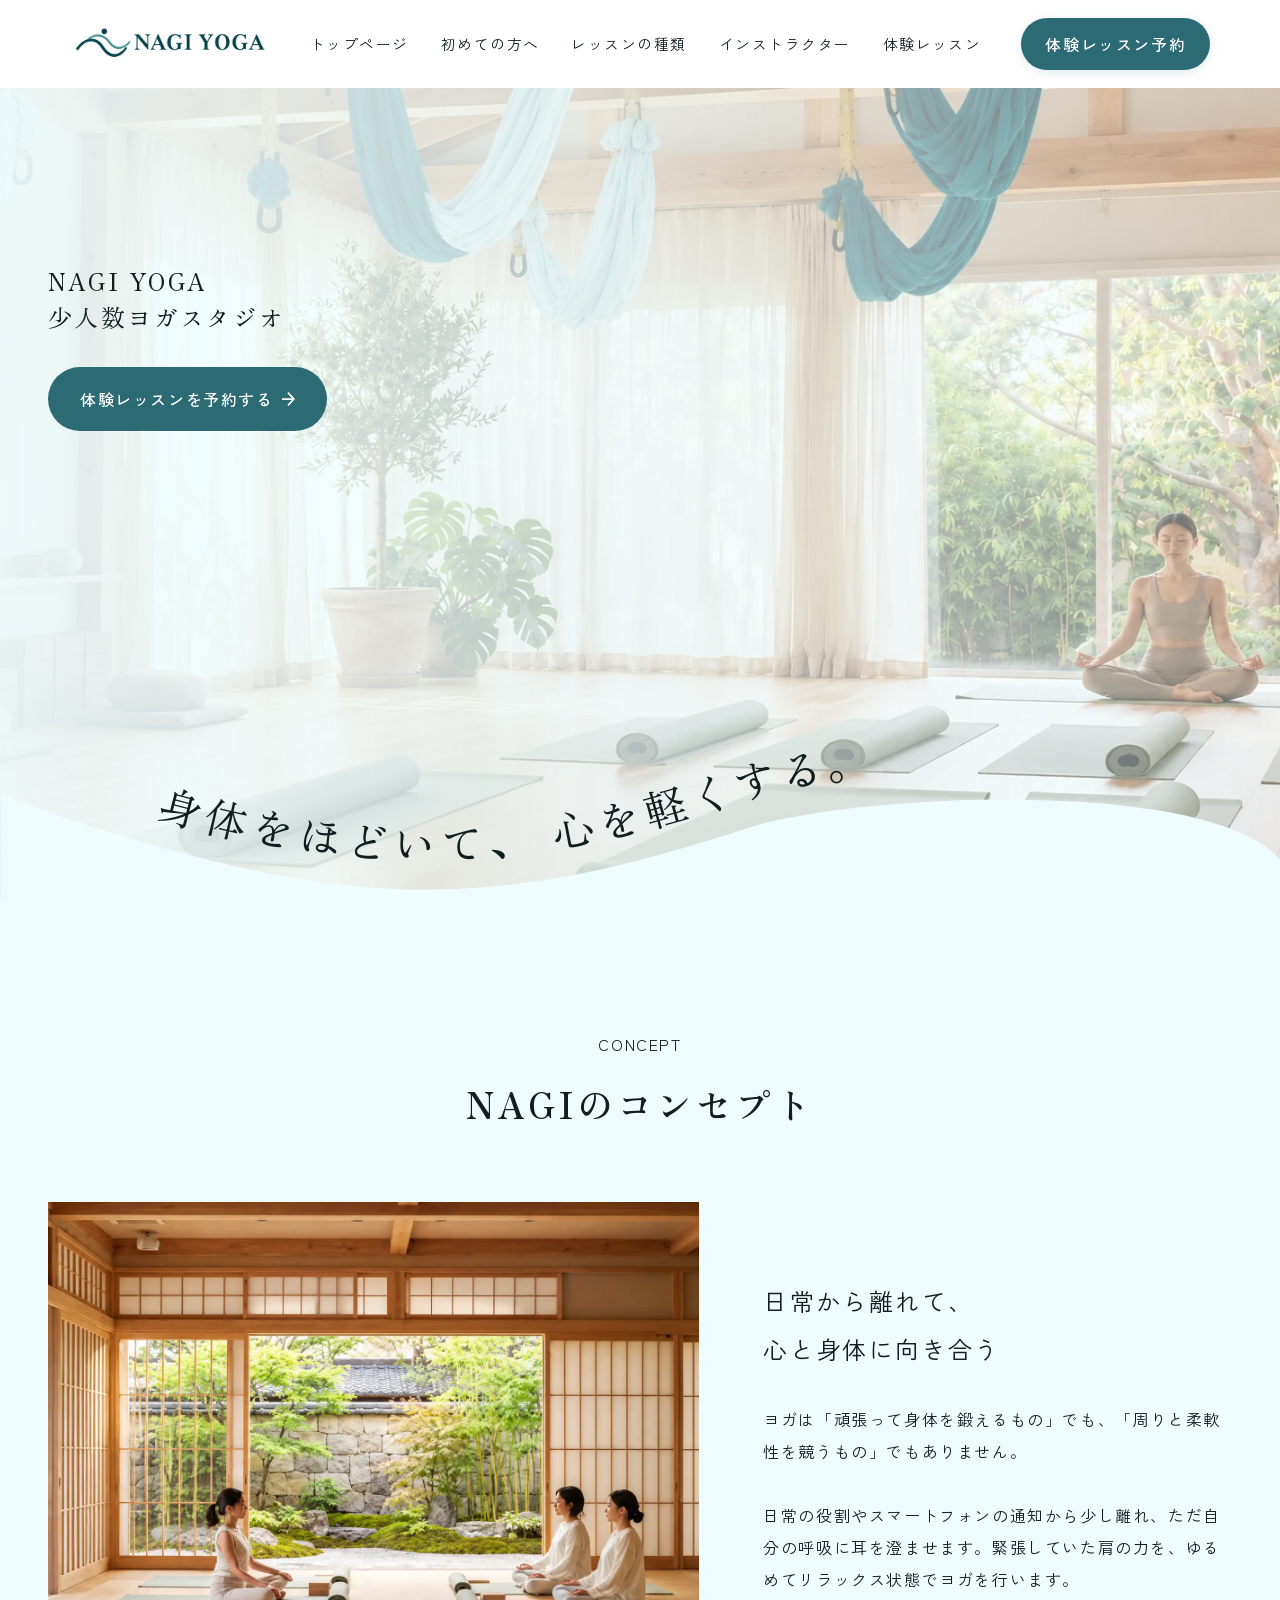
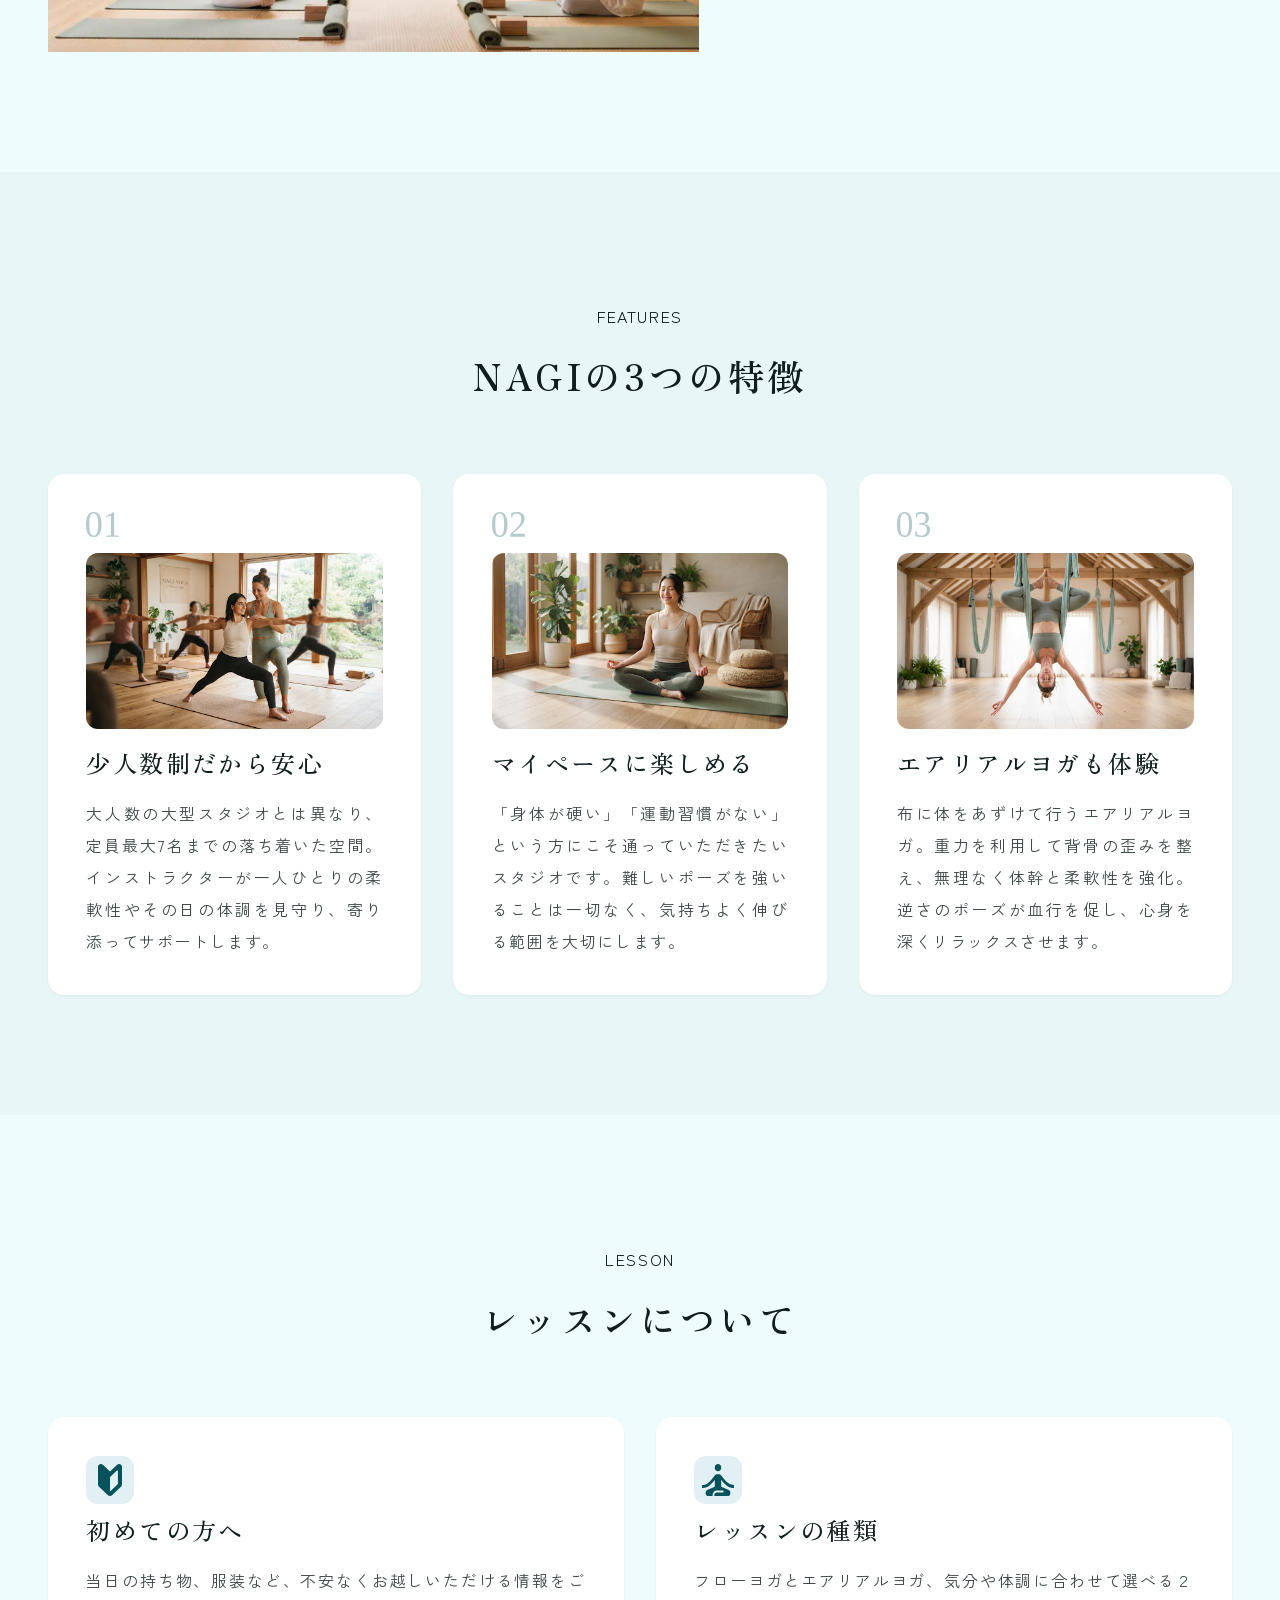
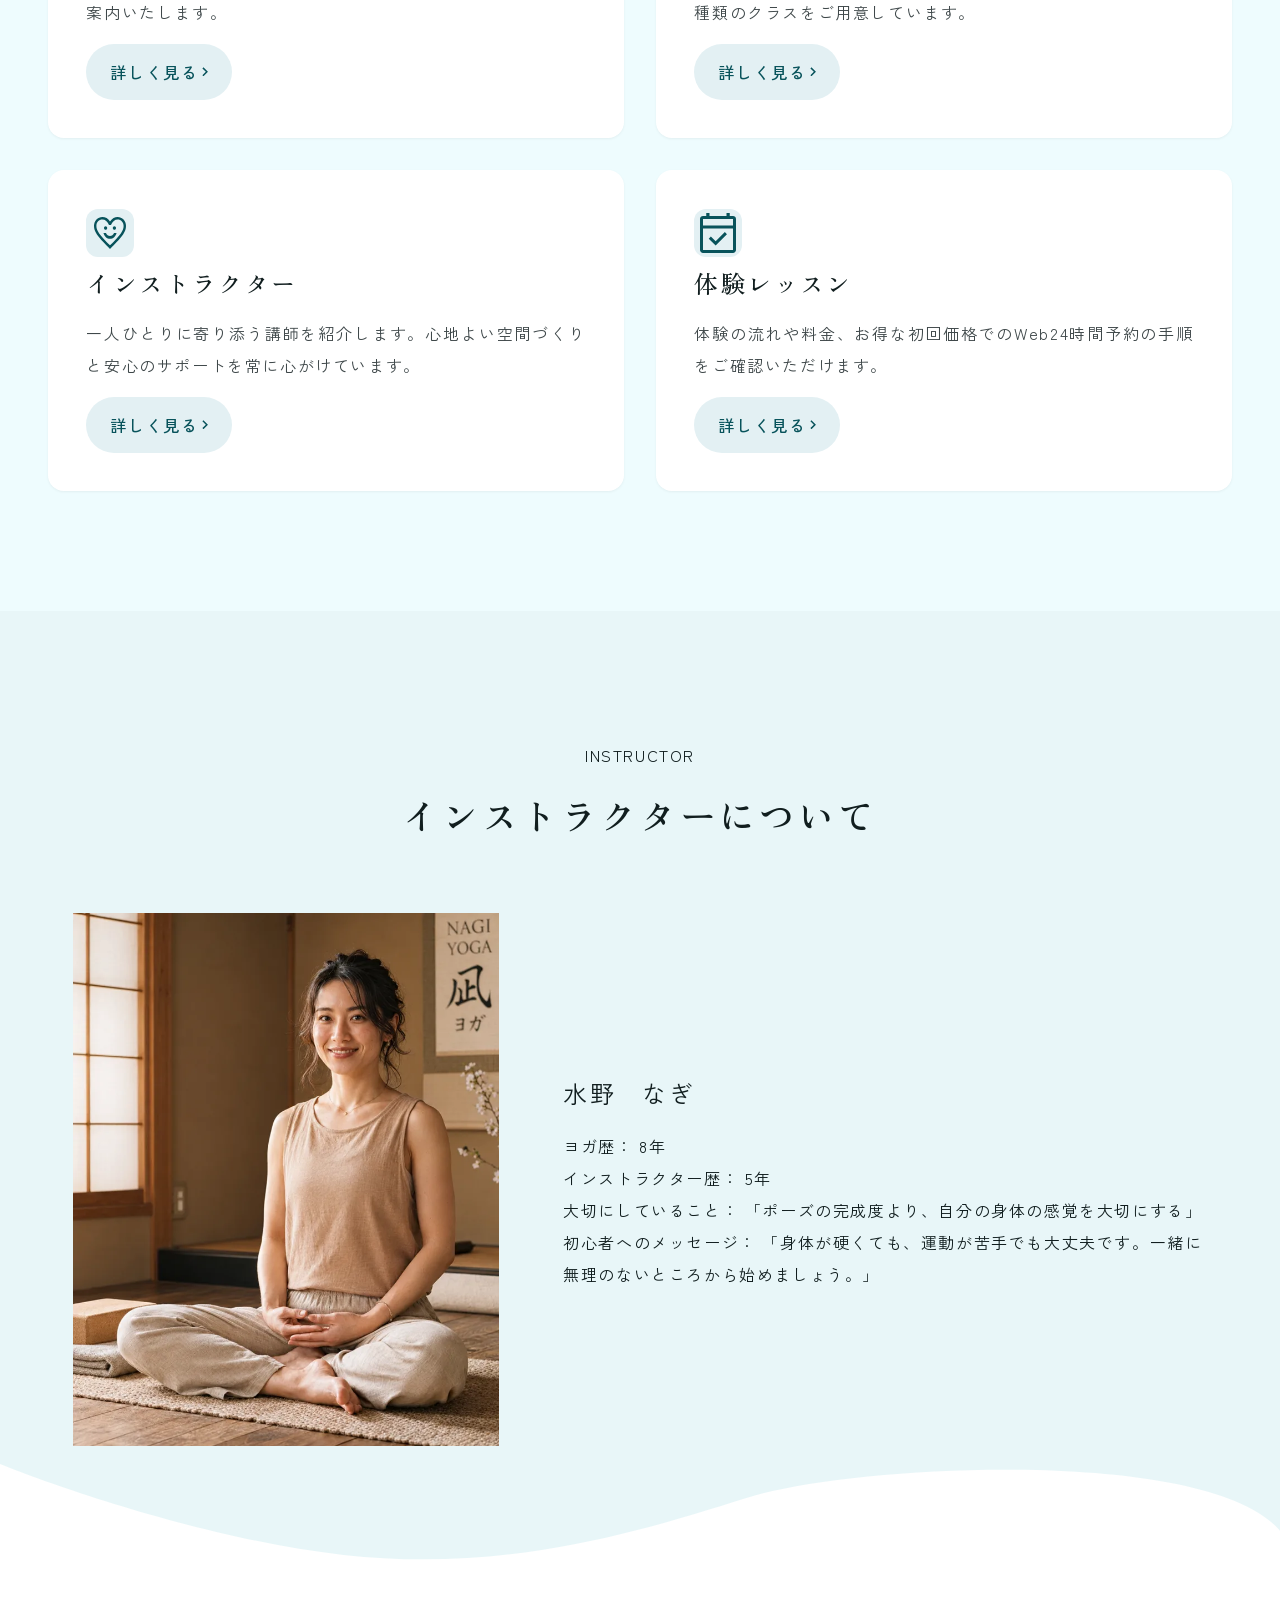
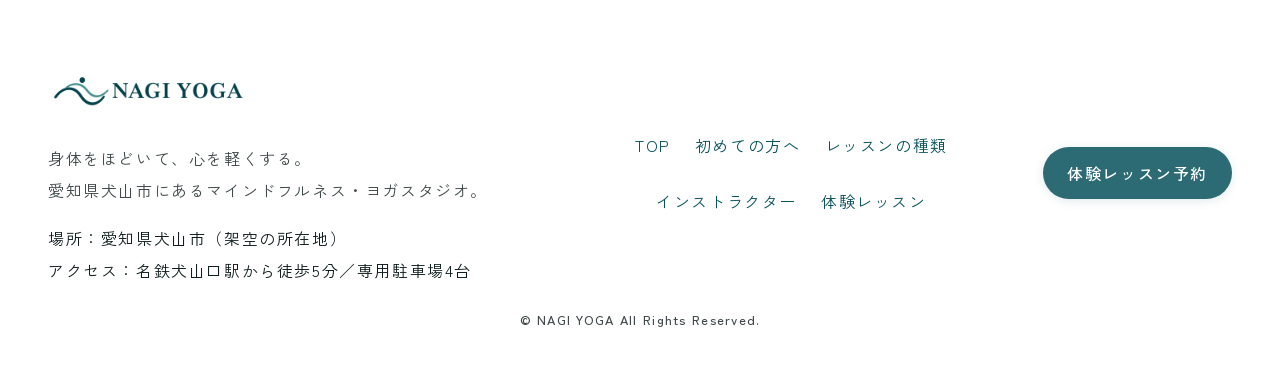
<file: index.html>
<!DOCTYPE html>
<html lang="ja">

<head>
  <meta charset="UTF-8">
  <link rel="icon" href="favicon.ico" sizes="16x16 32x32 48x48">
  <link rel="icon" type="image/png" href="images/favicon.png" sizes="512x512">
  <meta name="viewport" content="width=device-width, initial-scale=1.0">
  <title>NAGI YOGA｜少人数ヨガスタジオ</title>
  <link rel="preconnect" href="https://fonts.googleapis.com">
  <link rel="preconnect" href="https://fonts.gstatic.com" crossorigin>
  <link
    href="https://fonts.googleapis.com/css2?family=Noto+Sans+JP:wght@500&family=Zen+Kaku+Gothic+New:wght@400;500&family=Zen+Old+Mincho:wght@400;500;600&display=swap"
    rel="stylesheet">
  <link rel="stylesheet" href="css/reset.css">
  <link rel="stylesheet" href="css/style.css">
  <script src="js/main.js" defer></script>
  <noscript>
    <style>
      .hero[data-hero-state="preparing"] .hero-photo,
      .hero[data-hero-state="preparing"] .hero-wave-text text {
        opacity: 1;
      }
      .hero[data-hero-state] .hero-scroll {
        opacity: 1;
        transition: none;
      }
      .hero[data-hero-state] .hero-scroll-mouse::before {
        animation: none;
      }
    </style>
  </noscript>
</head>

<body>
  <header class="site-header">
    <a class="header-logo" href="index.html" aria-label="NAGI YOGA トップページ">
      <img src="images/logo.png" alt="NAGI YOGA" width="500" height="168">
    </a>
    <button class="toggle-btn" type="button" aria-label="メニュー" aria-expanded="false" aria-controls="header-menu" hidden>
      <span></span><span></span><span></span>
    </button>
    <nav class="header-nav" id="header-menu" aria-label="メインナビゲーション">
      <ul class="global-menu">
        <li><a href="index.html" aria-current="page">トップページ</a></li>
        <li><a href="beginner.html">初めての方へ</a></li>
        <li><a href="lessons.html#our-lesson">レッスンの種類</a></li>
        <li><a href="index.html#instructor">インストラクター</a></li>
        <li><a href="lessons.html#triallesson">体験レッスン</a></li>
      </ul>
      <a class="reservation-button header-reservation" href="lessons.html#contact">体験レッスン予約</a>
    </nav>
    <div class="menu-overlay" aria-hidden="true" hidden></div>
  </header>

  <main>
    <div class="hero" data-hero-state="preparing">
      <img class="hero-photo" src="images/hero.webp" alt="光が差し込むヨガスタジオ">
      <div class="hero-overlay" aria-hidden="true"></div>
      <div class="hero-content">
        <p class="hero-intro">NAGI yoga<br>少人数ヨガスタジオ</p>
        <a class="hero-reservation" href="lessons.html#contact">
          体験レッスンを予約する<img src="images/reservation-arrow.svg" alt="">
        </a>
      </div>
      <div class="hero-scroll" aria-hidden="true">
        <span class="hero-scroll-mouse"></span>
        <span class="hero-scroll-label">scroll</span>
      </div>
      <div class="hero-wave">
        <img class="hero-wave-shape" src="images/hero-wave.svg" alt="" width="1440" height="120">
        <h1 class="hero-title" id="hero-title">
          <span class="visually-hidden">身体をほどいて、心を軽くする。</span>
          <!-- 見出しの読み上げは上の全文に一本化し、SVGは視覚表現を担う。 -->
          <svg class="hero-wave-text hero-wave-text--pc" viewBox="0 0 1440 152" xmlns="http://www.w3.org/2000/svg"
            aria-hidden="true" focusable="false">
            <defs>
              <path id="hero-wave-text-path"
                d="M 0 0 C 67.159805 27.256325 238.459183 85.882507 386.378235 102.336632 C 571.277039 122.904287 722.009766 75.247520 841.591064 37.623760 C 961.172363 0 1361.116539 -20.066010 1440 75.247520" />
            </defs>
            <!-- startOffsetを変えると、曲線に沿って文字が移動する。
               translateはFigmaとブラウザーのフォント基準位置の差を補正。 -->
            <text dominant-baseline="central" transform="translate(0 -3)">
              <textPath href="#hero-wave-text-path" startOffset="181.690322">身体をほどいて、 心を軽くする。</textPath>
            </text>
          </svg>
          <!-- 承認されたスマホ用の浅い曲線。文字は画像化せずSVGテキストで表示。 -->
          <svg class="hero-wave-text hero-wave-text--sp" viewBox="0 0 390 110" xmlns="http://www.w3.org/2000/svg"
            aria-hidden="true" focusable="false">
            <defs>
              <path id="hero-wave-text-path-sp"
                d="M0 42 C65 54 110 74 176 70 C245 66 287 40 350 45 C370 47 382 51 390 56" />
            </defs>
            <path d="M0 42 C65 54 110 74 176 70 C245 66 287 40 350 45 C370 47 382 51 390 56 L390 110 H0Z"
              fill="#eefcfe" />
            <text dy="-11">
              <textPath href="#hero-wave-text-path-sp" startOffset="24">身体をほどいて、心を軽くする。</textPath>
            </text>
          </svg>
        </h1>
      </div>
    </div>

    <section class="concept page-section" aria-labelledby="concept-title">
      <div class="section-container">
        <h2 class="section-title" id="concept-title">
          <span class="en">CONCEPT</span>
          <span class="ja">NAGIのコンセプト</span>
        </h2>
        <div class="concept-content">
          <img class="concept-photo" data-reveal src="images/concept.webp" width="600" height="450"
            alt="庭を望む落ち着いた空間でヨガを行う様子">
          <div class="concept-text" data-reveal>
            <h3>日常から離れて、<br>心と身体に向き合う</h3>
            <p>
              ヨガは「頑張って身体を鍛えるもの」でも、「周りと柔軟性を競うもの」でもありません。
            </p>
            <p>
              日常の役割やスマートフォンの通知から少し離れ、ただ自分の呼吸に耳を澄ませます。緊張していた肩の力を、ゆるめてリラックス状態でヨガを行います。
            </p>
          </div>
        </div>
      </div>
    </section>

    <section class="features page-section" aria-labelledby="features-title">
      <div class="section-container">
        <h2 class="section-title" id="features-title">
          <span class="en">FEATURES</span>
          <span class="ja">NAGIの3つの特徴</span>
        </h2>
        <ul class="feature-grid">
          <li class="card feature-card" data-reveal>
            <img class="feature-number" src="images/number-01.svg" width="33" alt="01">
            <img class="feature-photo" src="images/feature-01.png" alt="少人数でヨガを楽しむレッスンの様子">
            <h3>少人数制だから安心</h3>
            <p>大人数の大型スタジオとは異なり、定員最大7名までの落ち着いた空間。インストラクターが一人ひとりの柔軟性やその日の体調を見守り、寄り添ってサポートします。</p>
          </li>
          <li class="card feature-card" data-reveal>
            <img class="feature-number" src="images/number-02.svg" width="33" alt="02">
            <img class="feature-photo" src="images/feature-02.png" alt="自分のペースで身体を伸ばすヨガの様子">
            <h3>マイペースに楽しめる</h3>
            <p>「身体が硬い」「運動習慣がない」という方にこそ通っていただきたいスタジオです。難しいポーズを強いることは一切なく、気持ちよく伸びる範囲を大切にします。</p>
          </li>
          <li class="card feature-card" data-reveal>
            <img class="feature-number" src="images/number-03.svg" width="33" alt="03">
            <img class="feature-photo" src="images/feature-03.png" alt="布を使うエアリアルヨガの様子">
            <h3>エアリアルヨガも体験</h3>
            <p>布に体をあずけて行うエアリアルヨガ。重力を利用して背骨の歪みを整え、無理なく体幹と柔軟性を強化。逆さのポーズが血行を促し、心身を深くリラックスさせます。</p>
          </li>
        </ul>
      </div>
    </section>

    <section class="lessons page-section" aria-labelledby="lessons-title">
      <div class="section-container">
        <h2 class="section-title" id="lessons-title">
          <span class="en">LESSON</span>
          <span class="ja">レッスンについて</span>
        </h2>
        <ul class="lesson-grid">
          <li class="card lesson-card" data-reveal>
            <img class="lesson-icon" src="images/beginner-icon.svg" width="48" height="48" alt="">
            <h3>初めての方へ</h3>
            <p>当日の持ち物、服装など、不安なくお越しいただける情報をご案内いたします。</p>
            <a class="detail-button" href="beginner.html">詳しく見る</a>
          </li>
          <li class="card lesson-card" data-reveal>
            <img class="lesson-icon" src="images/lesson-icon.svg" width="48" height="48" alt="">
            <h3>レッスンの種類</h3>
            <p>フローヨガとエアリアルヨガ、気分や体調に合わせて選べる２種類のクラスをご用意しています。</p>
            <a class="detail-button" href="lessons.html#our-lesson">詳しく見る</a>
          </li>
          <li class="card lesson-card" data-reveal>
            <img class="lesson-icon" src="images/instructor-icon.svg" width="48" height="48" alt="">
            <h3>インストラクター</h3>
            <p>一人ひとりに寄り添う講師を紹介します。心地よい空間づくりと安心のサポートを常に心がけています。</p>
            <a class="detail-button" href="index.html#instructor">詳しく見る</a>
          </li>
          <li class="card lesson-card" data-reveal>
            <img class="lesson-icon" src="images/trial-icon.svg" width="48" height="48" alt="">
            <h3>体験レッスン</h3>
            <p>体験の流れや料金、お得な初回価格でのWeb24時間予約の手順をご確認いただけます。</p>
            <a class="detail-button" href="lessons.html#triallesson">
              詳しく見る
            </a>
          </li>
        </ul>
      </div>
    </section>

    <section id="instructor" class="instructor" aria-labelledby="instructor-title">
      <div class="section-container">
        <h2 class="section-title" id="instructor-title">
          <span class="en">INSTRUCTOR</span>
          <span class="ja">インストラクターについて</span>
        </h2>
        <div class="instructor-content">
          <img class="instructor-photo" data-reveal src="images/instructor.webp" width="384" height="480"
            alt="インストラクター 水野なぎ">
          <div class="instructor-text" data-reveal>
            <h3>水野　なぎ</h3>
            <dl class="instructor-profile">
              <dt>ヨガ歴：</dt>
              <dd>8年</dd>
              <dt>インストラクター歴：</dt>
              <dd>5年</dd>
              <dt>大切にしていること：</dt>
              <dd>「ポーズの完成度より、自分の身体の感覚を大切にする」</dd>
              <dt>初心者へのメッセージ：</dt>
              <dd>「身体が硬くても、運動が苦手でも大丈夫です。一緒に<span class="instructor-message-continuation">無理のないところから始めましょう。」</span></dd>
            </dl>
          </div>
        </div>
      </div>
      <div class="footer-wave" aria-hidden="true"><img src="images/footer-wave.svg" class="footer-wave-shape"
          width="1440" height="152" alt="">
      </div>
    </section>
  </main>

  <footer class="site-footer">
    <div class="footer-content">
      <div class="footer-information">
        <a href="index.html" aria-label="NAGI YOGA トップページ" class="footer-logo">
          <img src="images/logo.png" width="200" height="67" alt="NAGI YOGA">
        </a>
        <p class="footer-description">
          身体をほどいて、心を軽くする。<br>愛知県犬山市にあるマインドフルネス・ヨガスタジオ。
        </p>
        <p>
          場所：愛知県犬山市（架空の所在地）<br>
          アクセス：名鉄犬山口駅から徒歩5分／専用駐車場4台
        </p>
      </div>
      <ul class="footer-nav">
        <li><a href="index.html" aria-current="page">TOP</a></li>
        <li><a href="beginner.html">初めての方へ</a></li>
        <li><a href="lessons.html#our-lesson">レッスンの種類</a></li>
        <li><a href="index.html#instructor">インストラクター</a></li>
        <li><a href="lessons.html#triallesson">体験レッスン</a></li>
      </ul>
      <a class="reservation-button footer-reservation" href="lessons.html#contact">体験レッスン予約</a>
    </div>
    <p class="copyright">
      <small>© NAGI YOGA All Rights Reserved.</small>
    </p>
  </footer>
</body>

</html>
</file>
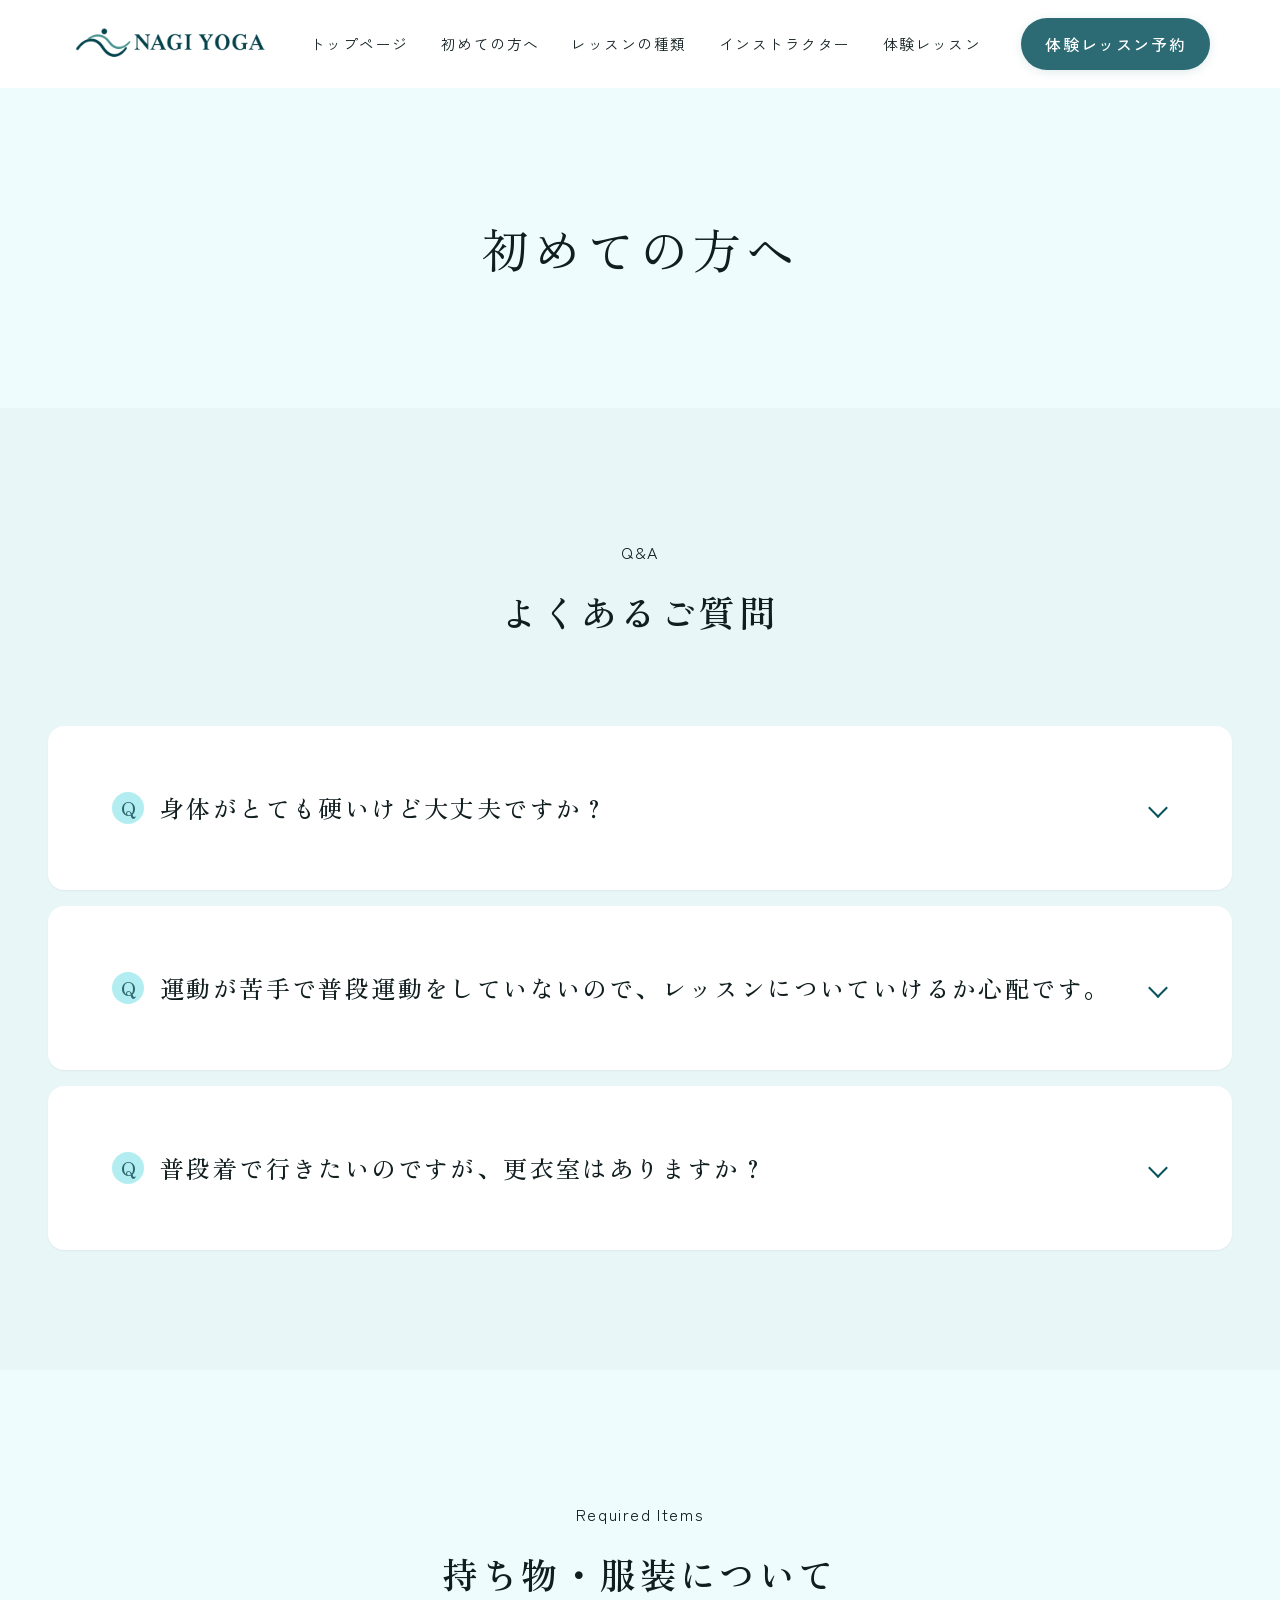
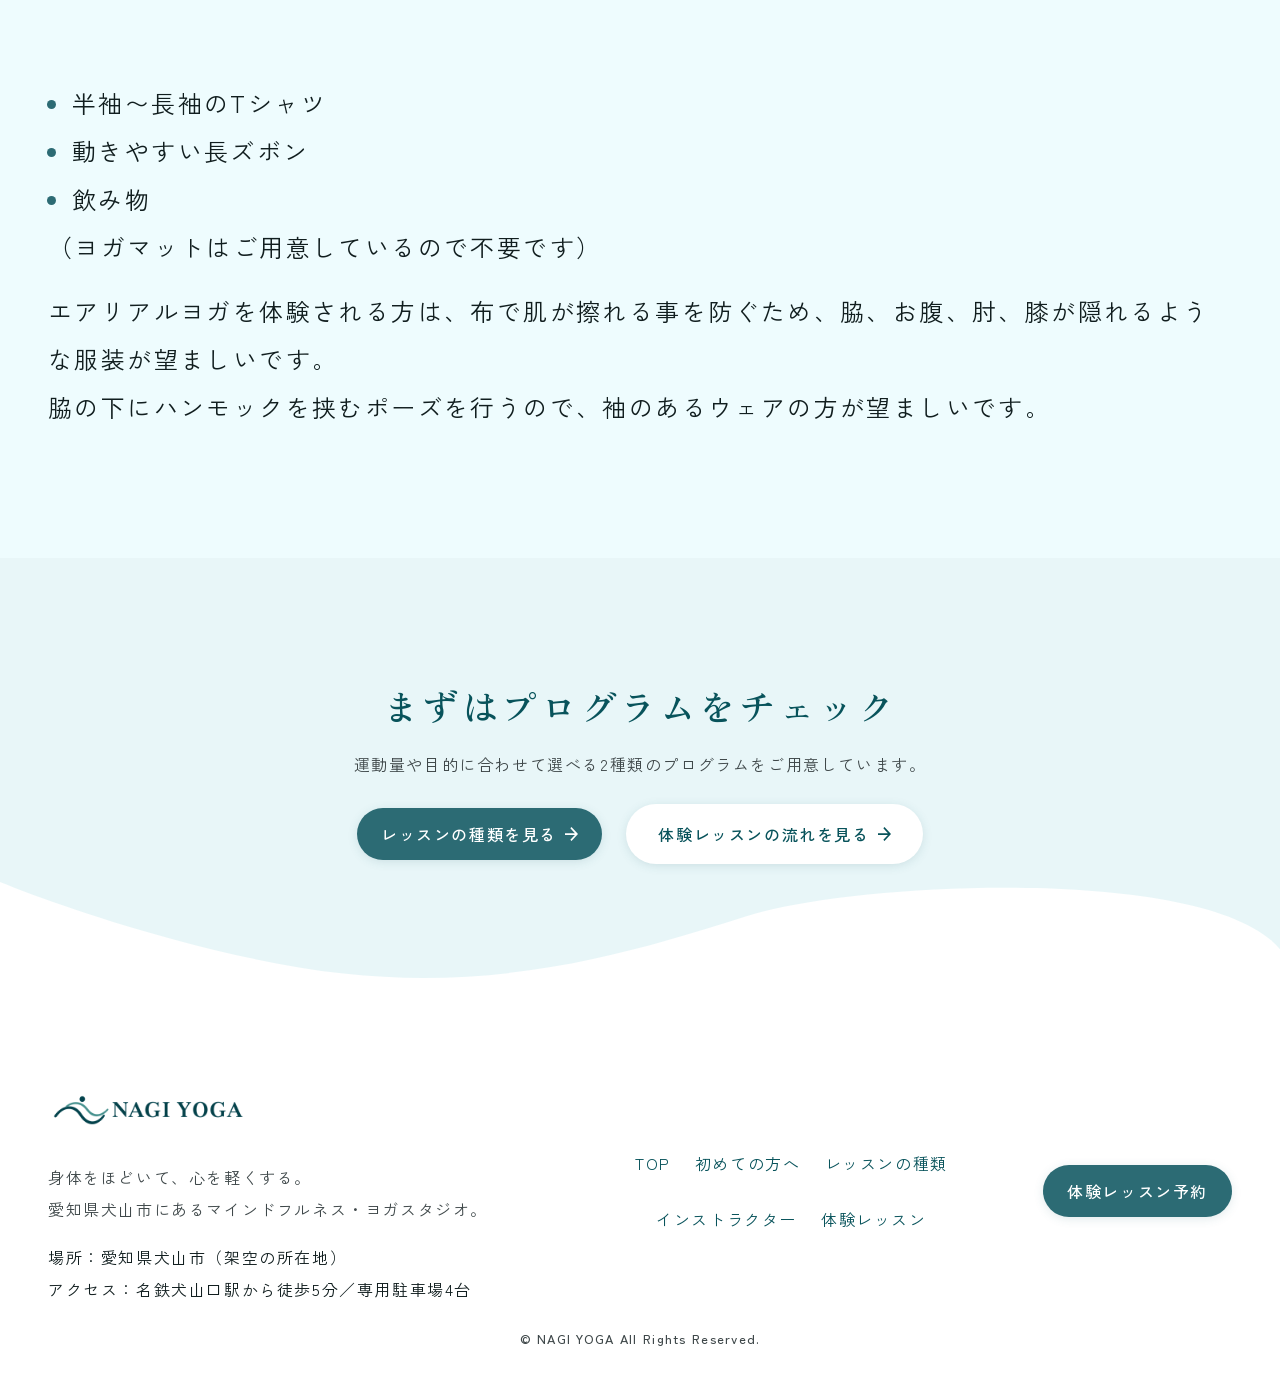
<file: beginner.html>
<!DOCTYPE html>
<html lang="ja">

<head>
  <meta charset="UTF-8">
  <link rel="icon" href="favicon.ico" sizes="16x16 32x32 48x48">
  <link rel="icon" type="image/png" href="images/favicon.png" sizes="512x512">
  <meta name="viewport" content="width=device-width, initial-scale=1.0">
  <title>初めての方へ｜NAGI YOGA</title>
  <link rel="preconnect" href="https://fonts.googleapis.com">
  <link rel="preconnect" href="https://fonts.gstatic.com" crossorigin>
  <link
    href="https://fonts.googleapis.com/css2?family=Noto+Sans+JP:wght@500&family=Zen+Kaku+Gothic+New:wght@400;500&family=Zen+Old+Mincho:wght@400;500;600&display=swap"
    rel="stylesheet">
  <link rel="stylesheet" href="css/reset.css">
  <link rel="stylesheet" href="css/style.css">
  <link rel="stylesheet" href="css/beginner.css">
  <script src="js/main.js" defer></script>
  <script src="js/beginner.js" defer></script>
</head>

<body class="page-beginner">
  <header class="site-header">
    <a class="header-logo" href="index.html" aria-label="NAGI YOGA トップページ">
      <img src="images/logo.png" alt="NAGI YOGA" width="500" height="168">
    </a>
    <button class="toggle-btn" type="button" aria-label="メニュー" aria-expanded="false" aria-controls="header-menu" hidden>
      <span></span><span></span><span></span>
    </button>
    <nav class="header-nav" id="header-menu" aria-label="メインナビゲーション">
      <ul class="global-menu">
        <li><a href="index.html">トップページ</a></li>
        <li><a href="beginner.html" aria-current="page">初めての方へ</a></li>
        <li><a href="lessons.html#our-lesson">レッスンの種類</a></li>
        <li><a href="index.html#instructor">インストラクター</a></li>
        <li><a href="lessons.html#triallesson">体験レッスン</a></li>
      </ul>
      <a class="reservation-button header-reservation" href="lessons.html#contact">体験レッスン予約</a>
    </nav>
    <div class="menu-overlay" aria-hidden="true" hidden></div>
  </header>

  <main>
    <div class="beginner-hero">
      <h1>初めての方へ</h1>
    </div>

    <section class="beginner-faq" aria-labelledby="beginner-faq-title">
      <div class="beginner-container">
        <h2 class="section-title" id="beginner-faq-title">
          <span class="en">Q&amp;A</span>
          <span class="ja">よくあるご質問</span>
        </h2>
        <!-- JS無効時もすべての回答を読める。JSの準備後に開閉ボタンを生成する。 -->
        <div class="beginner-faq-list">
          <div class="beginner-faq-item">
            <h3 class="beginner-faq-question" id="beginner-question-1">
              <span class="beginner-faq-mark" aria-hidden="true">Q</span>
              <span>身体がとても硬いけど大丈夫ですか？</span>
              <span class="beginner-faq-arrow" aria-hidden="true"></span>
            </h3>
            <div class="beginner-faq-answer" id="beginner-answer-1">
              <div class="beginner-faq-answer-inner">
                <p>
                  もちろん大丈夫です。自分自身の心地いいと感じるところまで、身体を伸ばしていきましょう。むしろ身体が硬い方ほど、ゆっくり伸ばす心地よさと開放感を実感していただけます。
                </p>
              </div>
            </div>
          </div>
          <div class="beginner-faq-item">
            <h3 class="beginner-faq-question" id="beginner-question-2">
              <span class="beginner-faq-mark" aria-hidden="true">Q</span>
              <span>運動が苦手で普段運動をしていないので、レッスンについていけるか心配です。</span>
              <span class="beginner-faq-arrow" aria-hidden="true"></span>
            </h3>
            <div class="beginner-faq-answer" id="beginner-answer-2">
              <div class="beginner-faq-answer-inner">
                <p>激しい筋トレや息があがるような運動ではなく、深い呼吸に合わせて無理なく動かすプログラムです。運動が苦手な方でも安心して参加していただけます。</p>
              </div>
            </div>
          </div>
          <div class="beginner-faq-item">
            <h3 class="beginner-faq-question" id="beginner-question-3">
              <span class="beginner-faq-mark" aria-hidden="true">Q</span>
              <span>普段着で行きたいのですが、更衣室はありますか？</span>
              <span class="beginner-faq-arrow" aria-hidden="true"></span>
            </h3>
            <div class="beginner-faq-answer" id="beginner-answer-3">
              <div class="beginner-faq-answer-inner">
                <p>更衣室はありますので、普段着でお越しいただいても大丈夫です。（初めていらっしゃる方は、レッスン開始の10分前までにお越しください。）</p>
              </div>
            </div>
          </div>
        </div>
      </div>
    </section>

    <section class="beginner-belongings" aria-labelledby="beginner-belongings-title">
      <div class="beginner-container">
        <h2 class="section-title" id="beginner-belongings-title">
          <span class="en">Required Items</span>
          <span class="ja">持ち物・服装について</span>
        </h2>
        <div class="beginner-belongings-content">
          <ul class="beginner-belongings-list" role="list">
            <li>半袖〜長袖のTシャツ</li>
            <li>動きやすい長ズボン</li>
            <li>飲み物</li>
          </ul>
          <p>（ヨガマットはご用意しているので不要です）</p>
          <div class="beginner-belongings-note">
            <p>エアリアルヨガを体験される方は、布で肌が擦れる事を防ぐため、脇、お腹、肘、膝が隠れるような服装が望ましいです。</p>
            <p>脇の下にハンモックを挟むポーズを行うので、袖のあるウェアの方が望ましいです。</p>
          </div>
        </div>
      </div>
    </section>

    <section class="beginner-next" aria-labelledby="beginner-next-title">
      <div class="beginner-container">
        <h2 id="beginner-next-title">まずはプログラムをチェック</h2>
        <p>運動量や目的に合わせて選べる2種類のプログラムをご用意しています。</p>
        <div class="beginner-next-buttons">
          <a class="reservation-button beginner-next-button" href="lessons.html#our-lesson">
            <span>レッスンの種類を見る</span>
            <picture>
              <source media="(max-width: 767px)" srcset="images/beginner-arrow-sp-white.svg">
              <img src="images/reservation-arrow.svg" width="13.3333" height="13.3333" alt="">
            </picture>
          </a>
          <a class="reservation-button beginner-next-button beginner-next-button--secondary"
            href="lessons.html#triallesson">
            <span>体験レッスンの流れを見る</span>
            <picture>
              <source media="(max-width: 767px)" srcset="images/beginner-arrow-sp.svg">
              <img src="images/beginner-arrow.svg" width="13.3333" height="13.3333" alt="">
            </picture>
          </a>
        </div>
      </div>
      <div class="footer-wave" aria-hidden="true">
        <img src="images/footer-wave.svg" class="footer-wave-shape" width="1440" height="152" alt="">
      </div>
    </section>
  </main>

  <footer class="site-footer">
    <div class="footer-content">
      <div class="footer-information">
        <a href="index.html" aria-label="NAGI YOGA トップページ" class="footer-logo">
          <img src="images/logo.png" width="200" height="67" alt="NAGI YOGA">
        </a>
        <p class="footer-description">
          身体をほどいて、心を軽くする。<br>愛知県犬山市にあるマインドフルネス・ヨガスタジオ。
        </p>
        <p>
          場所：愛知県犬山市（架空の所在地）<br>
          アクセス：名鉄犬山口駅から徒歩5分／専用駐車場4台
        </p>
      </div>
      <ul class="footer-nav">
        <li><a href="index.html">TOP</a></li>
        <li><a href="beginner.html" aria-current="page">初めての方へ</a></li>
        <li><a href="lessons.html#our-lesson">レッスンの種類</a></li>
        <li><a href="index.html#instructor">インストラクター</a></li>
        <li><a href="lessons.html#triallesson">体験レッスン</a></li>
      </ul>
      <a class="reservation-button footer-reservation" href="lessons.html#contact">体験レッスン予約</a>
    </div>
    <p class="copyright">
      <small>© NAGI YOGA All Rights Reserved.</small>
    </p>
  </footer>
</body>

</html>
</file>
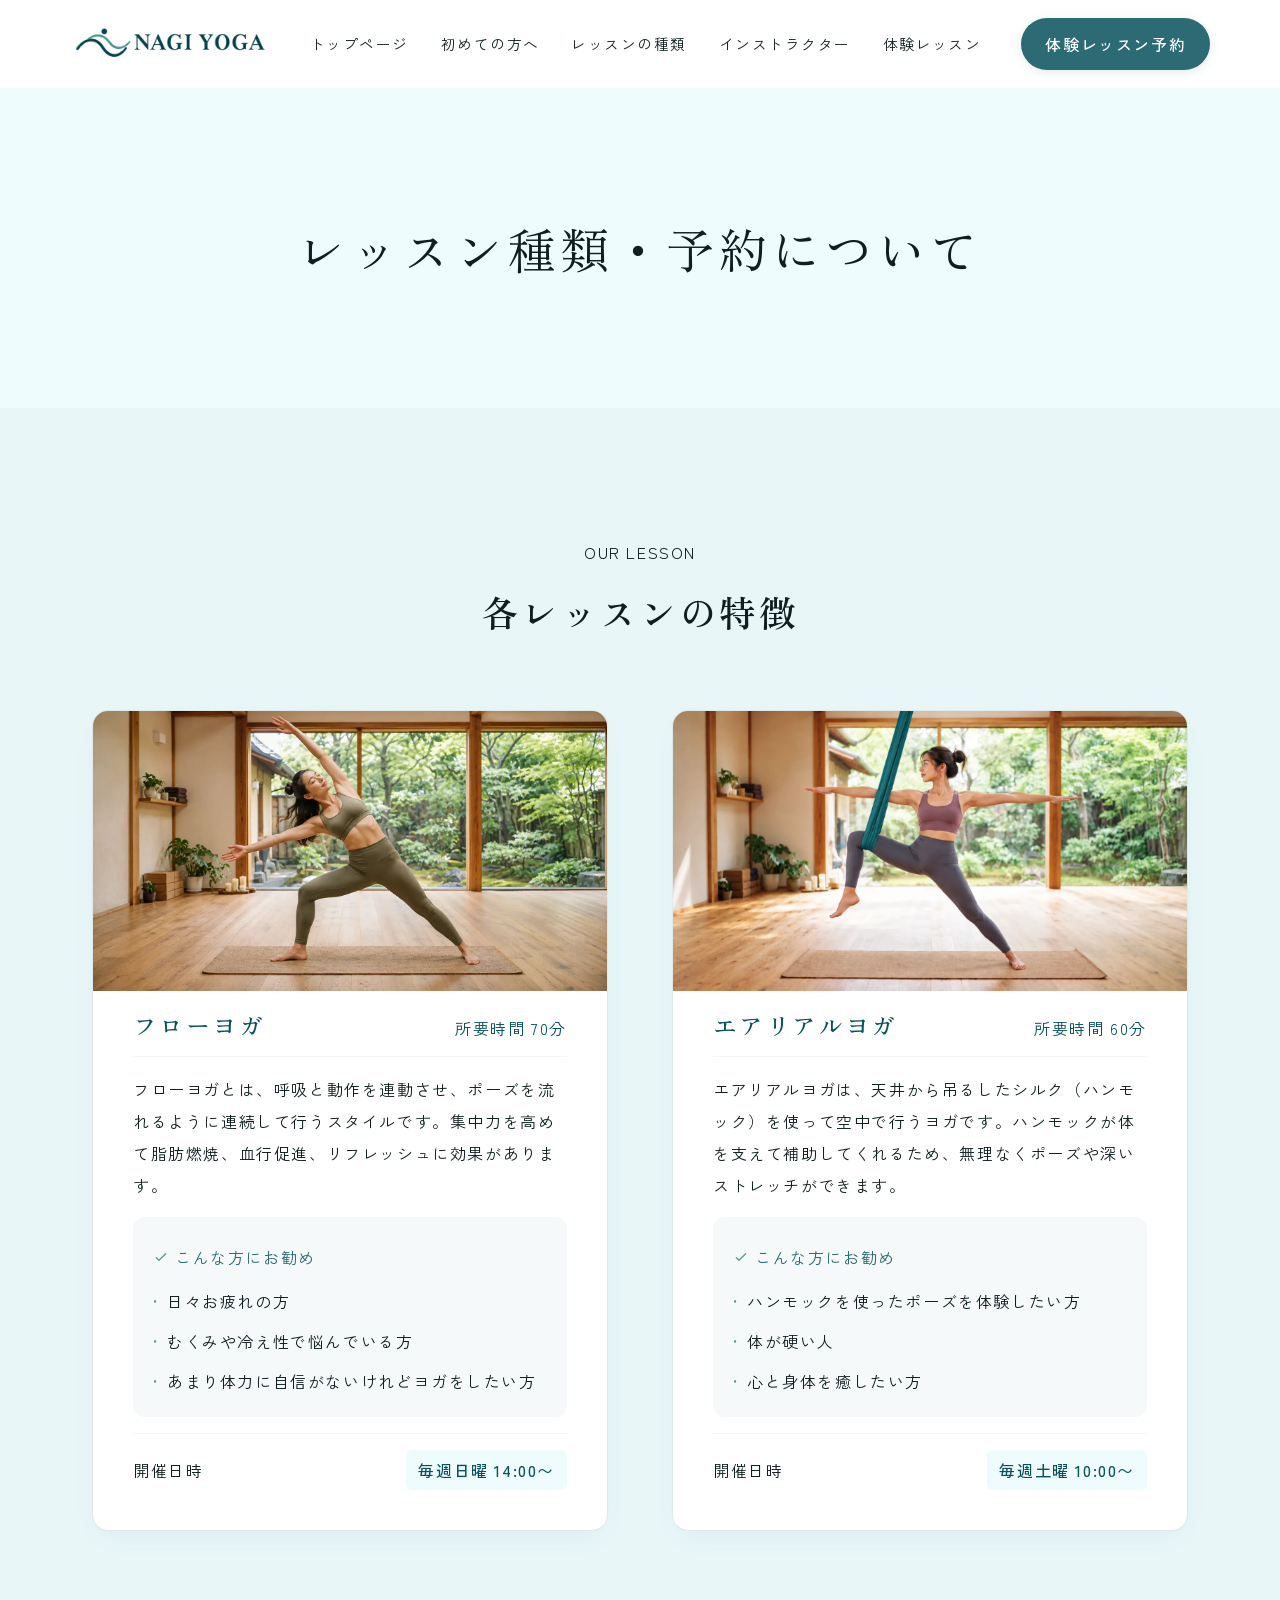
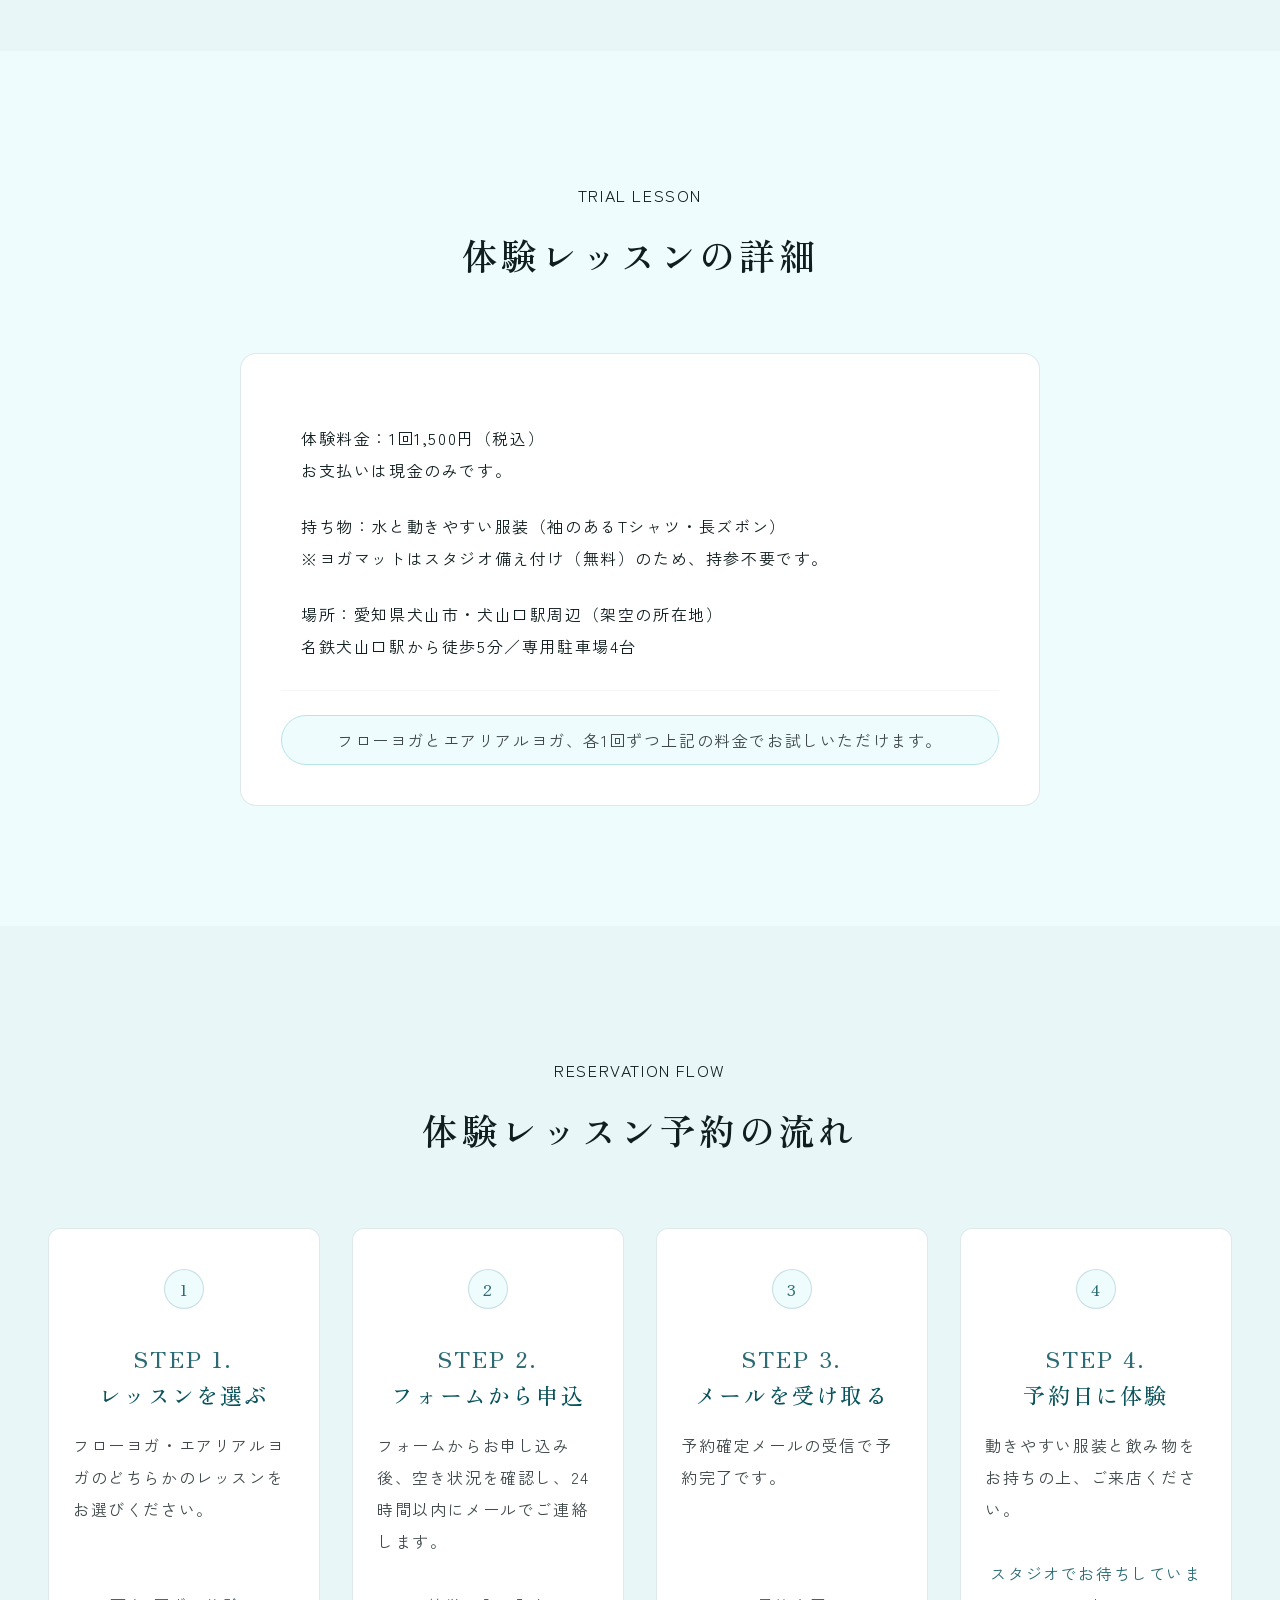
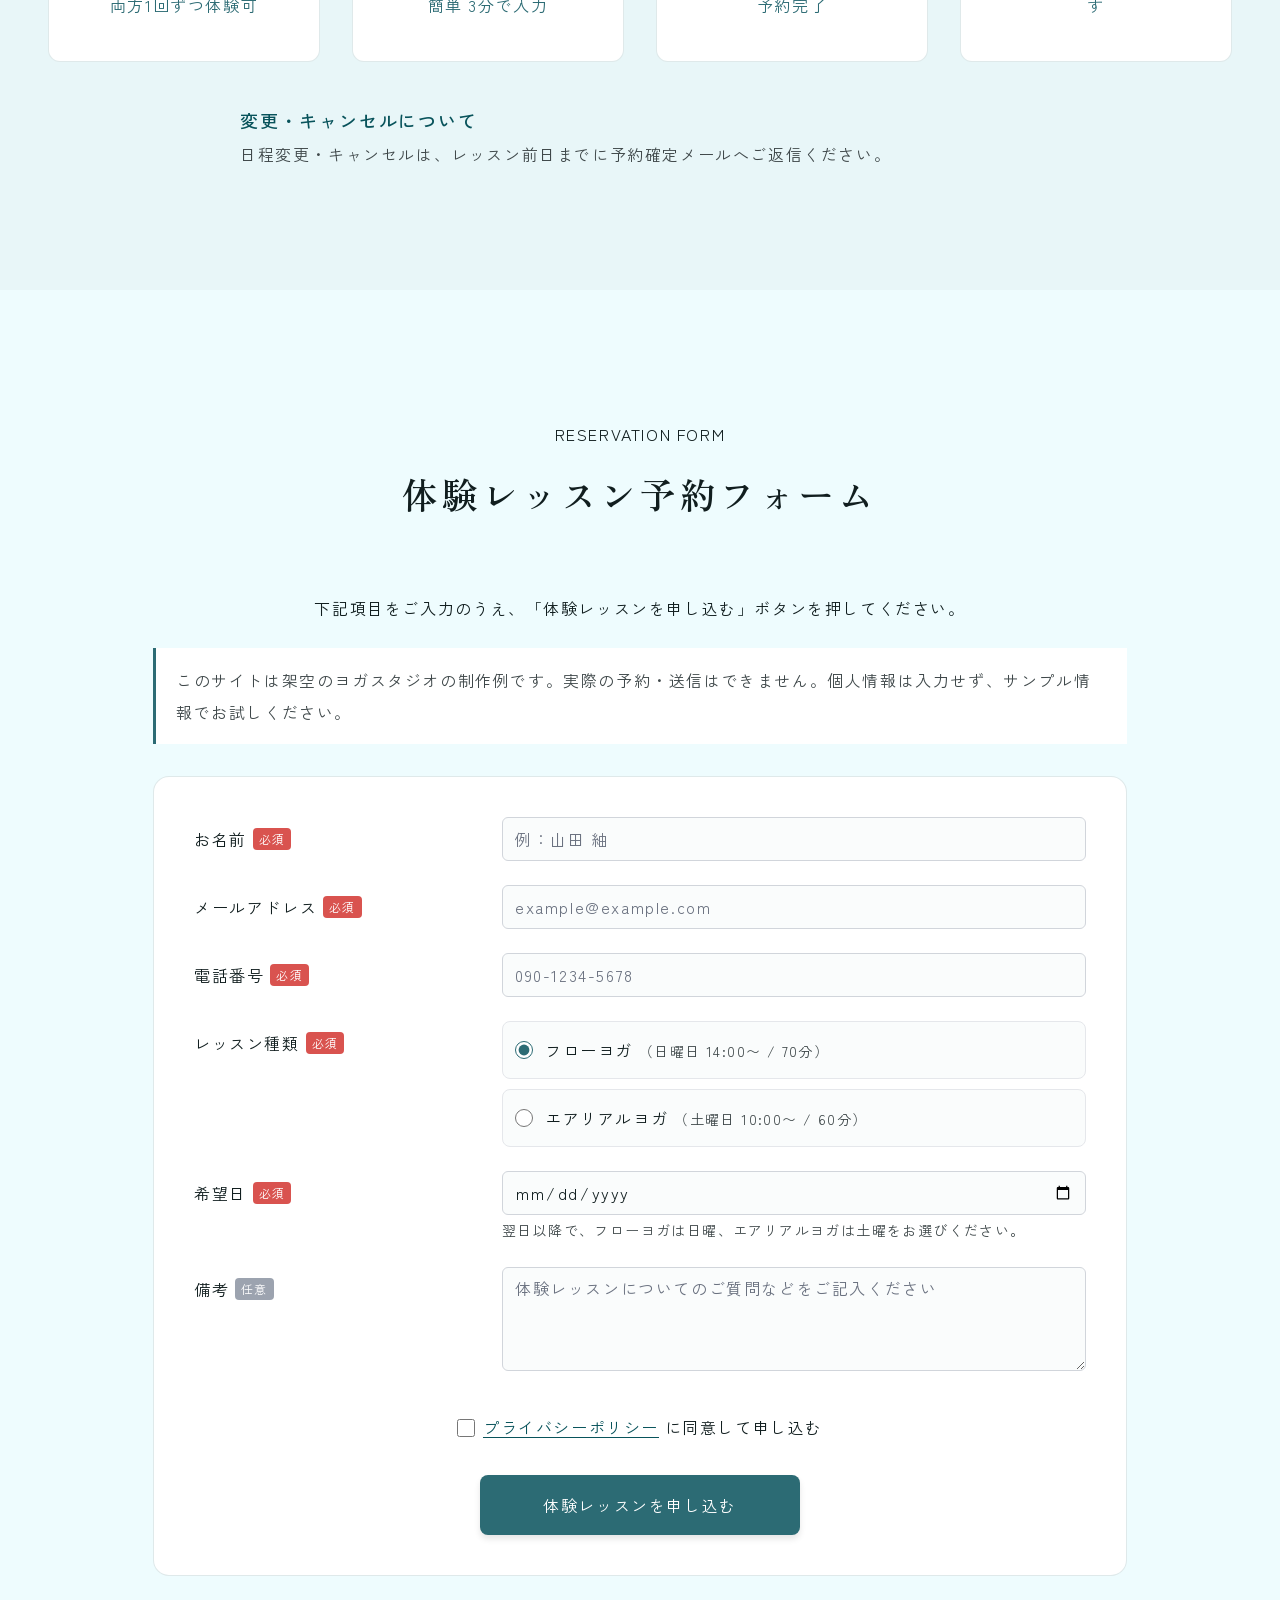
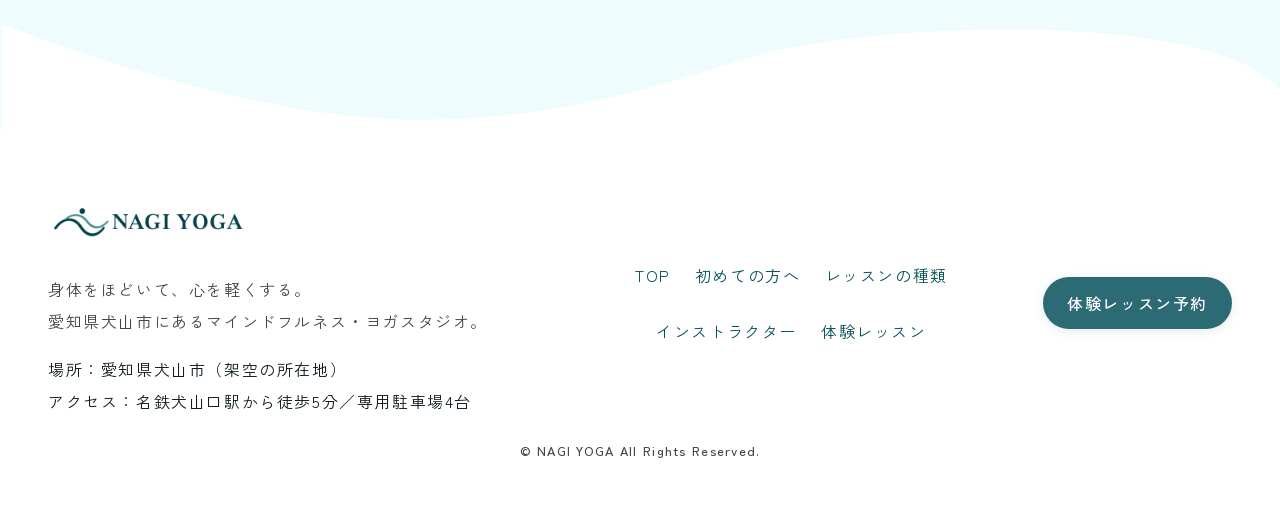
<file: lessons.html>
<!DOCTYPE html>
<html lang="ja">

<head>
	<meta charset="UTF-8">
	<link rel="icon" href="favicon.ico" sizes="16x16 32x32 48x48">
	<link rel="icon" type="image/png" href="images/favicon.png" sizes="512x512">
	<meta name="viewport" content="width=device-width, initial-scale=1.0">
	<title>レッスンの種類・予約｜NAGI YOGA</title>
	<link rel="preconnect" href="https://fonts.googleapis.com">
	<link rel="preconnect" href="https://fonts.gstatic.com" crossorigin>
	<link
		href="https://fonts.googleapis.com/css2?family=Noto+Sans+JP:wght@400;500&family=Zen+Kaku+Gothic+New:wght@400;500&family=Zen+Old+Mincho:wght@400;500;600&display=swap"
		rel="stylesheet">
	<link rel="stylesheet" href="css/reset.css">
	<link rel="stylesheet" href="css/style.css">
	<link rel="stylesheet" href="css/lessons.css">
	<script src="js/main.js" defer></script>
	<script src="js/lessons.js" defer></script>
</head>

<body class="page-lessons">
	<header class="site-header">
		<a class="header-logo" href="index.html" aria-label="NAGI YOGA トップページ">
			<img src="images/logo.png" alt="NAGI YOGA" width="500" height="168">
		</a>
		<button class="toggle-btn" type="button" aria-label="メニュー" aria-expanded="false" aria-controls="header-menu"
			hidden>
			<span></span>
			<span></span>
			<span></span>
		</button>
		<nav class="header-nav" id="header-menu" aria-label="メインナビゲーション">
			<ul class="global-menu">
				<li>
					<a href="index.html">トップページ</a>
				</li>
				<li>
					<a href="beginner.html">初めての方へ</a>
				</li>
				<li>
					<a href="lessons.html#our-lesson" aria-current="page">レッスンの種類</a>
				</li>
				<li>
					<a href="index.html#instructor">インストラクター</a>
				</li>
				<li>
					<a href="lessons.html#triallesson">体験レッスン</a>
				</li>
			</ul>
			<a class="reservation-button header-reservation" href="lessons.html#contact">体験レッスン予約</a>
		</nav>
		<div class="menu-overlay" aria-hidden="true" hidden></div>
	</header>
	<main>
		<div class="lesson-hero">
			<h1>レッスン種類・予約について</h1>
		</div>
		<section class="lesson-features" id="our-lesson" aria-labelledby="our-lesson-title">
			<div class="lesson-container">
				<h2 class="section-title" id="our-lesson-title">
					<span class="en">OUR LESSON</span>
					<span class="ja">各レッスンの特徴</span>
				</h2>
				<div class="lesson-program-cards">
					<article class="lesson-program-card">
						<picture class="lesson-photo">
							<img src="images/lesson-flow.webp" alt="明るい木目調のスタジオでフローヨガのポーズをとる女性" width="1466"
								height="800">
						</picture>
						<div class="lesson-program-card-content">
							<div class="lesson-program-card-heading">
								<h3>フローヨガ</h3>
								<p class="lesson-duration">所要時間 70分</p>
							</div>
							<p>フローヨガとは、呼吸と動作を連動させ、ポーズを流れるように連続して行うスタイルです。集中力を高めて脂肪燃焼、血行促進、リフレッシュに効果があります。</p>
							<div class="lesson-recommend">
								<h4>
									<picture>
										<source media="(max-width: 767px)" srcset="images/lesson-check-sp.svg"><img
											src="images/lesson-check-pc.svg" alt="" width="16" height="16">
									</picture>こんな方にお勧め
								</h4>
								<ul role="list">
									<li>日々お疲れの方</li>
									<li>むくみや冷え性で悩んでいる方</li>
									<li>あまり体力に自信がないけれどヨガをしたい方</li>
								</ul>
							</div>
							<p class="lesson-schedule">
								<span>開催日時</span>
								<strong>毎週日曜 14:00〜</strong>
							</p>
						</div>
					</article>
					<article class="lesson-program-card lesson-program-card--aerial">
						<picture class="lesson-photo">
							<img src="images/lesson-aerial.webp" alt="ハンモックに身体を預けてエアリアルヨガを行う女性" width="1466"
								height="800">
						</picture>
						<div class="lesson-program-card-content">
							<div class="lesson-program-card-heading">
								<h3>エアリアルヨガ</h3>
								<p class="lesson-duration">所要時間 60分</p>
							</div>
							<p>エアリアルヨガは、天井から吊るしたシルク（ハンモック）を使って空中で行うヨガです。ハンモックが体を支えて補助してくれるため、無理なくポーズや深いストレッチができます。</p>
							<div class="lesson-recommend">
								<h4>
									<picture>
										<source media="(max-width: 767px)" srcset="images/lesson-check-sp.svg"><img
											src="images/lesson-check-pc.svg" alt="" width="16" height="16">
									</picture>こんな方にお勧め
								</h4>
								<ul role="list">
									<li>ハンモックを使ったポーズを体験したい方</li>
									<li>体が硬い人</li>
									<li>心と身体を癒したい方</li>
								</ul>
							</div>
							<p class="lesson-schedule">
								<span>開催日時</span>
								<strong>毎週土曜 10:00〜</strong>
							</p>
						</div>
					</article>
				</div>
			</div>
		</section>
		<section class="lesson-trial" id="triallesson" aria-labelledby="triallesson-title">
			<div class="lesson-container">
				<h2 class="section-title" id="triallesson-title">
					<span class="en">TRIAL LESSON</span>
					<span class="ja">体験レッスンの詳細</span>
				</h2>
				<div class="lesson-trial-card">
					<ul class="lesson-trial-list" role="list">
						<li>体験料金：1回1,500円（税込）<br>お支払いは現金のみです。</li>
						<li>持ち物：水と動きやすい服装（袖のあるTシャツ・長ズボン）<br>※ヨガマットはスタジオ備え付け（無料）のため、持参不要です。</li>
						<li>場所：愛知県犬山市・犬山口駅周辺（架空の所在地）<br>名鉄犬山口駅から徒歩5分／専用駐車場4台</li>
					</ul>
					<p class="lesson-trial-note">フローヨガとエアリアルヨガ、各1回ずつ上記の料金でお試しいただけます。</p>
				</div>
			</div>
		</section>
		<section class="lesson-flow" aria-labelledby="lesson-flow-title">
			<div class="lesson-container">
				<h2 class="section-title" id="lesson-flow-title">
					<span class="en">RESERVATION FLOW</span>
					<span class="ja">体験レッスン予約の流れ</span>
				</h2>
				<ol class="lesson-steps" role="list">
					<li class="lesson-step">
						<span class="lesson-step-number" aria-hidden="true">1</span>
						<h3><span>STEP 1.</span>レッスンを選ぶ</h3>
						<p class="lesson-step-description">フローヨガ・エアリアルヨガのどちらかのレッスンをお選びください。</p>
						<p class="lesson-step-comment">両方1回ずつ体験可</p>
					</li>
					<li class="lesson-step">
						<span class="lesson-step-number" aria-hidden="true">2</span>
						<h3><span>STEP 2.</span>フォームから申込</h3>
						<p class="lesson-step-description">フォームからお申し込み後、空き状況を確認し、24時間以内にメールでご連絡します。</p>
						<p class="lesson-step-comment">簡単 3分で入力</p>
					</li>
					<li class="lesson-step">
						<span class="lesson-step-number" aria-hidden="true">3</span>
						<h3><span>STEP 3.</span>メールを受け取る</h3>
						<p class="lesson-step-description">予約確定メールの受信で予約完了です。</p>
						<p class="lesson-step-comment">予約完了</p>
					</li>
					<li class="lesson-step">
						<span class="lesson-step-number" aria-hidden="true">4</span>
						<h3><span>STEP 4.</span>予約日に体験</h3>
						<p class="lesson-step-description">動きやすい服装と飲み物をお持ちの上、ご来店ください。</p>
						<p class="lesson-step-comment">スタジオでお待ちしています</p>
					</li>
				</ol>
				<div class="lesson-cancel">
					<h3>変更・キャンセルについて</h3>
					<p>日程変更・キャンセルは、レッスン前日までに予約確定メールへご返信ください。</p>
				</div>
			</div>
		</section>
		<section class="lesson-reservation" id="contact" aria-labelledby="contact-title">
			<div class="lesson-form-container">
				<h2 class="section-title" id="contact-title">
					<span class="en">RESERVATION FORM</span>
					<span class="ja">体験レッスン予約フォーム</span>
				</h2>
				<p class="lesson-form-intro">下記項目をご入力のうえ、「体験レッスンを申し込む」ボタンを押してください。</p>
				<p class="lesson-demo-note" id="lesson-demo-note">
					このサイトは架空のヨガスタジオの制作例です。実際の予約・送信はできません。個人情報は入力せず、サンプル情報でお試しください。</p>
				<!-- JSの準備前は送信を無効化。個人情報の入力欄にname属性を付けず、URLにも載せない。 -->
				<form class="lesson-form" id="lesson-form" novalidate autocomplete="off"
					aria-describedby="lesson-demo-note">
					<div class="lesson-fields">
						<div class="lesson-field">
							<label class="lesson-field-label" for="guest-name">お名前
								<span class="lesson-badge">必須</span></label>
							<div class="lesson-control">
								<input id="guest-name" type="text" required placeholder="例：山田 紬"
									aria-describedby="guest-name-error">
								<p class="lesson-error" id="guest-name-error" aria-live="polite"></p>
							</div>
						</div>
						<div class="lesson-field">
							<label class="lesson-field-label" for="guest-email">メールアドレス <span
									class="lesson-badge">必須</span></label>
							<div class="lesson-control">
								<input id="guest-email" type="email" required placeholder="example@example.com"
									aria-describedby="guest-email-error">
								<p class="lesson-error" id="guest-email-error" aria-live="polite"></p>
							</div>
						</div>
						<div class="lesson-field">
							<label class="lesson-field-label" for="guest-phone">電話番号 <span
									class="lesson-badge">必須</span></label>
							<div class="lesson-control">
								<input id="guest-phone" type="tel" required placeholder="090-1234-5678"
									aria-describedby="guest-phone-error">
								<p class="lesson-error" id="guest-phone-error" aria-live="polite"></p>
							</div>
						</div>
						<div class="lesson-field">
							<span class="lesson-field-label" id="lesson-type-label">レッスン種類 <span
									class="lesson-badge">必須</span></span>
							<div class="lesson-control">
								<div class="lesson-choices" role="radiogroup" aria-labelledby="lesson-type-label"
									aria-required="true" aria-describedby="lesson-type-error">
									<label class="lesson-choice">
										<input id="lesson-flow" type="radio" name="lesson-type" value="flow" required
											checked>
										<span>フローヨガ <small>（日曜日 14:00〜 / 70分）</small></span>
									</label>
									<label class="lesson-choice">
										<input id="lesson-aerial" type="radio" name="lesson-type" value="aerial"
											required>
										<span>エアリアルヨガ <small>（土曜日 10:00〜 / 60分）</small></span>
									</label>
								</div>
								<p class="lesson-error" id="lesson-type-error" aria-live="polite"></p>
							</div>
						</div>
						<div class="lesson-field">
							<label class="lesson-field-label" for="lesson-date">希望日 <span
									class="lesson-badge">必須</span></label>
							<div class="lesson-control">
								<input id="lesson-date" type="date" required
									aria-describedby="lesson-date-hint lesson-date-error">
								<p class="lesson-date-hint" id="lesson-date-hint">翌日以降で、フローヨガは日曜、エアリアルヨガは土曜をお選びください。</p>
								<p class="lesson-error" id="lesson-date-error" aria-live="polite"></p>
							</div>
						</div>
						<div class="lesson-field">
							<label class="lesson-field-label" for="lesson-notes">備考 <span
									class="lesson-badge lesson-badge--optional">任意</span></label>
							<div class="lesson-control">
								<textarea id="lesson-notes" rows="3" placeholder="体験レッスンについてのご質問などをご記入ください"></textarea>
							</div>
						</div>
					</div>
					<div class="lesson-agreement">
						<div class="lesson-agreement-line">
							<input id="lesson-consent" type="checkbox" required aria-label="プライバシーポリシーに同意して申し込む"
								aria-describedby="lesson-consent-error">
							<span>
								<button class="lesson-policy-link" type="button" id="lesson-policy-open"
									disabled>プライバシーポリシー</button>
								<label for="lesson-consent">に同意して申し込む</label>
							</span>
						</div>
						<p class="lesson-error" id="lesson-consent-error" aria-live="polite"></p>
					</div>
					<button class="lesson-submit" id="lesson-submit" type="submit" disabled>体験レッスンを申し込む</button>
					<noscript>
						<p>フォームのデモとプライバシーポリシーの表示にはJavaScriptを有効にしてください。入力内容は送信されません。</p>
					</noscript>
				</form>
			</div>
			<img class="lesson-wave" src="images/lesson-footer-wave.svg" width="1440" height="120" alt="">
		</section>
	</main>
	<!-- モーダル -->
	<dialog class="lesson-dialog" id="lesson-policy-dialog" aria-labelledby="lesson-policy-title">
		<h2 id="lesson-policy-title" tabindex="-1">プライバシーポリシー</h2>
		<h3>このサイトについて</h3>
		<p>このサイトは、架空のヨガスタジオ「NAGI YOGA」を題材にした自主制作のデモサイトです。実際の予約受付やメール送信は行っていません。</p>
		<h3>フォームの入力内容について</h3>
		<p>体験予約フォームは、入力と画面の動作をお試しいただくためのものです。氏名・メールアドレス・電話番号などの実際の個人情報は入力せず、サンプル情報をご使用ください。</p>
		<p>フォームの入力内容は、このページ上で入力チェックとデモの完了表示にのみ使用します。入力内容を外部へ送信したり、サーバーやブラウザの保存領域（Cookie・ローカルストレージなど）に保存したりする処理は行いません。
		</p>
		<h3>デモの完了表示について</h3>
		<p>入力チェック後に表示される完了画面は、操作体験のためのものです。予約は成立せず、確認メールも送信されません。</p>
		<h3>外部サービスについて</h3>
		<p>このサイトはGitHub Pagesでの公開と、Google
			Fontsによるフォントの読み込みを予定しています。サイトの閲覧時には、ページやフォントの配信に必要な通信が発生します。フォームの入力内容をこれらのサービスへ送信する処理は行いません。</p>
		<button class="lesson-submit" type="button" data-dialog-close>閉じる</button>
	</dialog>
	<dialog class="lesson-dialog" id="lesson-complete-dialog" aria-labelledby="lesson-complete-title"
		aria-describedby="lesson-complete-description">
		<h2 id="lesson-complete-title" tabindex="-1">デモのお申し込みが完了しました。</h2>
		<p id="lesson-complete-description">入力内容は送信されていません。実際の予約は受け付けておりません。</p>
		<button class="lesson-submit" type="button" data-dialog-close>閉じる</button>
	</dialog>
	<footer class="site-footer">
		<div class="footer-content">
			<div class="footer-information">
				<a href="index.html" aria-label="NAGI YOGA トップページ" class="footer-logo">
					<img src="images/logo.png" width="200" height="67" alt="NAGI YOGA">
				</a>
				<p class="footer-description">
					身体をほどいて、心を軽くする。<br>愛知県犬山市にあるマインドフルネス・ヨガスタジオ。</p>
				<p>
					場所：愛知県犬山市（架空の所在地）<br>
					アクセス：名鉄犬山口駅から徒歩5分／専用駐車場4台
				</p>
			</div>
			<ul class="footer-nav">
				<li>
					<a href="index.html">TOP</a>
				</li>
				<li>
					<a href="beginner.html">初めての方へ</a>
				</li>
				<li>
					<a href="lessons.html#our-lesson" aria-current="page">レッスンの種類</a>
				</li>
				<li>
					<a href="index.html#instructor">インストラクター</a>
				</li>
				<li>
					<a href="lessons.html#triallesson">体験レッスン</a>
				</li>
			</ul>
			<a class="reservation-button footer-reservation" href="lessons.html#contact">体験レッスン予約</a>
		</div>
		<p class="copyright">
			<small>© NAGI YOGA All Rights Reserved.</small>
		</p>
	</footer>
</body>

</html>
</file>
<file: css/style.css>
@charset "UTF-8";

/* PC: Figma 11:1554 / SP: 209:310。承認されたSP Heroの変更を反映。 */
/* ========== Base ========== */
:root {
  /* ヘッダーと、それに連動する高さ・位置の共通基準 */
  --header-height: 88px;
  --background: #eefcfe;
  --background-secondary: #e8f6f8;
  --card: #fff;
  --text-default: #111e1f;
  --text-secondary: #3f484a;
  --text-button: #fff;
  --primary: #08535b;
  --button: #2c6b74;
  /* 枠線・影の基準色。透明度は使用箇所で指定する */
  --border: var(--button);
  --shadow: var(--button);
  --button-hover: #08535b;
  --button-light: #e3f0f3;
  --content-width: 1200px;
  --section-padding: 120px;
  --section-padding-end: max(
    152px,
    12vw
  ); /* 最終セクションの下余白（ウェーブ分） */
  --section-gap: 64px;
  --card-radius: 16px;
  --gothic: "Zen Kaku Gothic New", sans-serif;
  --mincho: "Zen Old Mincho", serif;
  /* 左右の余白（最小, 可変, 最大） */
  --side-padding: clamp(24px, 4vw, 48px);
}

/* 各要素の文字サイズを基準に、字間を10%に統一 */
*,
*::before,
*::after {
  letter-spacing: 0.1em;
}

body {
  color: var(--text-default);
  background: var(--card);
  font-family: var(--gothic);
  font-size: 16px;
  font-weight: 400;
  line-height: 2;
}

img {
  display: block;
  max-width: 100%;
}
a {
  color: inherit;
  text-decoration: none;
  cursor: pointer;
  -webkit-tap-highlight-color: transparent;
}

li {
  list-style: none;
}

a:focus-visible,
button:focus-visible {
  outline: 2px solid var(--primary);
  outline-offset: 4px;
}

.visually-hidden {
  position: absolute;
  width: 1px;
  height: 1px;
  padding: 0;
  margin: -1px;
  overflow: hidden;
  clip-path: inset(50%);
  white-space: nowrap;
  border: 0;
}

/* ========== ボタン共通 ========== */
.reservation-button,
.hero-reservation,
.detail-button {
  white-space: nowrap;
  transition:
    color 180ms ease,
    background-color 180ms ease;
}
.reservation-button:hover,
.hero-reservation:hover,
.detail-button:hover,
.reservation-button:focus-visible,
.hero-reservation:focus-visible,
.detail-button:focus-visible {
  color: var(--text-button);
  background: var(--button-hover);
}

.reservation-button {
  display: inline-flex;
  align-items: center;
  justify-content: center;
  flex-shrink: 0;
  padding: 10px 24px;
  border-radius: 9999px;
  color: var(--text-button);
  background: var(--button);
  font-weight: 500;
  box-shadow: 0 2px 12px -2px color-mix(in srgb, var(--shadow) 20%, transparent);
}

/* ========== Header ========== */
.site-header {
  position: sticky;
  top: 0;
  z-index: 2;
  display: flex;
  align-items: center;
  justify-content: center;
  gap: 40px;
  height: var(--header-height);
  padding-inline: 24px;
  background: var(--card);
}
.header-nav {
  display: flex;
  align-items: center;
  gap: 40px;
  min-width: 0;
}
.toggle-btn {
  position: relative;
  flex: 0 0 44px;
  width: 44px;
  height: 44px;
  border: 0;
  border-radius: 50%;
  color: var(--text-button);
  background: var(--button);
  touch-action: manipulation;
}
.toggle-btn span {
  position: absolute;
  left: 19px;
  top: 19px;
  width: 6px;
  height: 6px;
  border-radius: 50%;
  background: currentColor;
  transition:
    transform 180ms ease,
    opacity 180ms ease,
    width 180ms ease,
    height 180ms ease,
    left 180ms ease,
    top 180ms ease;
}
.toggle-btn span:first-child {
  transform: translateY(-10px);
}
.toggle-btn span:last-child {
  transform: translateY(10px);
}
.toggle-btn[aria-expanded="true"] span:not(:nth-child(2)) {
  left: 12px;
  top: 21px;
  width: 20px;
  height: 2px;
  border-radius: 2px;
}
.toggle-btn[aria-expanded="true"] span:first-child {
  transform: rotate(45deg);
}
.toggle-btn[aria-expanded="true"] span:nth-child(2) {
  opacity: 0;
  transform: scale(0);
}
.toggle-btn[aria-expanded="true"] span:last-child {
  transform: rotate(-45deg);
}
.toggle-btn:hover,
.toggle-btn:focus-visible {
  background: var(--button-hover);
}
.menu-overlay {
  position: fixed;
  inset: var(--header-height) 0 0;
  z-index: 0;
  /* 非モーダルの外側クリック領域。背景は暗くせず、スクロールも固定しない。 */
  background: transparent;
}
.header-logo {
  flex-shrink: 0;
  display: block;
}
.header-logo img {
  width: 200px;
  height: auto;
}
.header-nav ul {
  font-size: clamp(14px, 1.15vw, 16px);
  display: flex;
  align-items: center;
  gap: 32px;
  white-space: nowrap;
}
.header-nav .global-menu li a {
  text-decoration-line: underline;
  text-decoration-color: transparent;
  text-decoration-thickness: 1px;
  text-underline-offset: 0.3em;
  transition: text-decoration-color 180ms ease;
}

@media (hover: hover) {
  .header-nav .global-menu li a:hover {
    text-decoration-color: var(--primary);
  }
}

.header-nav .global-menu li a:focus-visible {
  text-decoration-color: var(--primary);
}

.footer-nav li a {
  transition: 180ms ease;
}

.footer-nav a:hover {
  opacity: 0.6;
}

/* ========== Hero ========== */
.hero {
  position: relative;
  background: var(--background);
  height: calc(100svh - var(--header-height));
  min-height: 560px;
  overflow: hidden;
}
.hero-photo {
  position: absolute;
  width: 100%;
  height: 100%;
  top: 0;
  object-fit: cover;
}
.hero-overlay {
  position: absolute;
  inset: 0;
  background: linear-gradient(
    90deg,
    rgb(238 252 254 / 95%) 0%,
    rgb(238 252 254 / 75%) 50%,
    rgb(238 252 254 / 40%) 100%
  );
  backdrop-filter: blur(0.5px);
}
.hero-content {
  position: relative;
  padding-top: 175px;
  padding-inline: max(var(--side-padding), calc((100% - 1216px) / 2));
  display: flex;
  flex-direction: column;
  align-items: flex-start;
  gap: 32px;
}
.hero-intro {
  font-family: var(--mincho);
  font-size: 24px;
  line-height: 1.5;
  text-transform: uppercase;
}
.hero-reservation {
  display: inline-flex;
  align-items: center;
  gap: 8px;
  padding: 16px 32px;
  border-radius: 9999px;
  color: var(--text-button);
  background: var(--button);
  font-weight: 500;
}
.hero-wave {
  position: absolute;
  bottom: 0;
  left: 0;
  width: 100%;
}
.hero-wave-shape {
  width: 100%;
  height: auto;
}
.hero-title {
  margin: 0;
  font-weight: 400;
}
.hero-wave-text.hero-wave-text--sp {
  display: none;
}
/* Figmaの文字用曲線は1440×152px、波形の下端より16px上に配置。
   同じ比率で拡縮し、Heroの高さが変わっても波との位置を保つ。 */
.hero-wave-text {
  position: absolute;
  display: block;
  left: 0;
  bottom: 15%;
  width: 100%;
  height: auto;
  overflow: visible;
  pointer-events: none;
}
.hero-wave-text text {
  font-family: var(--mincho);
  font-size: 48px;
  font-weight: 400;
  fill: var(--text-default);
}
.hero[data-hero-state="preparing"] .hero-photo,
.hero[data-hero-state="waiting"] .hero-photo,
.hero[data-hero-state="preparing"] .hero-wave-text text,
.hero[data-hero-state="waiting"] .hero-wave-text text,
.hero[data-hero-state="fading"] .hero-wave-text text,
.hero[data-hero-state="waiting-text"] .hero-wave-text text {
  opacity: 0;
}

/* h1の登場・揺れが完了したら、右下にスクロール案内を表示する。 */
.hero-scroll {
  position: absolute;
  right: var(--side-padding);
  /* PCの文字SVG上端（152 + 波形120 × 15% = 170）より24px上。 */
  bottom: calc(100vw * 170 / 1440 + 24px);
  display: flex;
  flex-direction: column;
  align-items: center;
  gap: 8px;
  color: var(--text-default);
  opacity: 0;
  pointer-events: none;
  transition: opacity 500ms ease;
}
.hero-scroll-mouse {
  position: relative;
  width: 40px;
  height: 60px;
  border: 3px solid currentColor;
  border-radius: 20px;
}
.hero-scroll-mouse::before {
  content: "";
  position: absolute;
  top: 10px;
  left: 50%;
  width: 6px;
  height: 6px;
  border-radius: 50%;
  background: var(--button);
  transform: translateX(-50%);
}
.hero-scroll-label {
  font-size: 14px;
  line-height: 1.5;
}
.hero[data-hero-state="complete"] .hero-scroll,
.hero[data-hero-state="static"] .hero-scroll {
  opacity: 1;
}
.hero[data-hero-state="complete"] .hero-scroll-mouse::before {
  animation: hero-scroll-dot 1500ms ease-in-out infinite;
}
.hero[data-hero-state="static"] .hero-scroll {
  transition: none;
}
@keyframes hero-scroll-dot {
  0% {
    opacity: 0;
    transform: translate(-50%, 0);
  }
  20% {
    opacity: 1;
  }
  80%,
  100% {
    opacity: 0;
    transform: translate(-50%, 18px);
  }
}

/* ========== セクション共通 ========== */
.page-section {
  padding-block: var(--section-padding);
  background: var(--background);
}
/* 本文の最大幅と左右の余白を共通管理 */
.section-container,
.beginner-container,
.lesson-container {
  width: min(
    var(--content-width),
    calc(100% - var(--side-padding) * 2)
  );
  margin-inline: auto;
}
.section-title {
  display: flex;
  flex-direction: column;
  align-items: center;
  gap: 16px;
  padding: 8px 10px;
  margin-bottom: var(--section-gap);
  text-align: center;
}
.section-title .en {
  font-size: 16px;
  font-weight: 400;
}
.section-title .ja {
  font-family: var(--mincho);
  font-weight: 600;
  font-size: 36px;
  line-height: 1.5;
}
/* featuresとlessonの共通クラス */
.card {
  padding: clamp(24px, 3vw, 40px);
  border-radius: var(--card-radius);
  background: var(--card);
  filter: drop-shadow(0 1px 1px rgb(0 0 0 / 5%));
}

.feature-card h3,
.lesson-card h3 {
  font-family: var(--mincho);
  font-weight: 500;
  font-size: 24px;
  line-height: 1.5;
}

.feature-card p,
.lesson-card p {
  color: var(--text-secondary);
  text-align: justify;
}

/* ========== 本文共通のスクロールアニメーション ========== */
/* 調整値：表示時間0.8秒、移動量24px、特徴カードの時間差0.8秒。 */
[data-reveal] {
  --reveal-duration: 0.8s;
  --reveal-distance: 24px;
  --reveal-stagger: 0.8s;
  --reveal-delay: 0s;
}
/* JSが準備できた要素だけを隠す。待機中の位置・レイアウトは変えない。 */
.reveal-ready:not(.is-revealed) {
  opacity: 0;
}
.reveal-ready.is-revealed {
  animation: section-reveal var(--reveal-duration) ease-out var(--reveal-delay)
    backwards;
}
.feature-card:nth-child(2) {
  --reveal-delay: var(--reveal-stagger);
}
.feature-card:nth-child(3) {
  --reveal-delay: calc(var(--reveal-stagger) * 2);
}
.reveal-ready:focus-within {
  animation: none;
  opacity: 1;
}
@keyframes section-reveal {
  from {
    opacity: 0;
    transform: translateY(var(--reveal-distance));
  }
  to {
    opacity: 1;
    transform: translateY(0);
  }
}

/* ========== CONCEPT ========== */
.concept-content {
  display: flex;
  align-items: center;
  gap: 64px;
}
.concept-photo {
  width: 55%;
  object-fit: cover;
}
.concept-text {
  flex: 1;
  min-width: 0;
}
.concept-text h3 {
  display: flex;
  align-items: center;
  width: 244px;
  min-height: 131px;
  font-size: 24px;
  font-weight: 400;
  margin-bottom: 13px;
}
.concept-content p + p {
  margin-top: 32px;
}

/* ========== FEATURES ========== */
.features {
  background: var(--background-secondary);
}
.feature-grid {
  display: grid;
  grid-template-columns: repeat(3, minmax(0, 1fr));
  gap: 32px;
  align-items: start;
}
.feature-card {
  display: flex;
  flex-direction: column;
  gap: 16px;
}
.feature-number {
  flex-shrink: 0;
}
.feature-photo {
  width: 100%;
  height: 176px;
  object-fit: cover;
  border-radius: 12px;
}

/* ========== LESSON ========== */
/* PC・中間幅は2列、SPは1列。 */
.lesson-grid {
  margin-inline: auto;
  display: grid;
  grid-template-columns: repeat(2, minmax(0, 1fr));
  gap: 32px;
  align-items: start;
}
.lesson-icon {
  margin-bottom: 8px;
  border-radius: 12px;
  background: var(--button-light);
}
.lesson-card h3 {
  margin-bottom: 16px;
}
.lesson-card p {
  margin-bottom: 16px;
}
.lesson-card--fractional p {
  padding-bottom: 0.56px;
}
.detail-button {
  display: flex;
  width: fit-content;
  align-items: center;
  justify-content: center;
  padding: 12px 24px;
  border-radius: 9999px;
  font-weight: 500;
  color: var(--primary);
  background: var(--button-light);
}

.detail-button::after {
  content: "";
  flex: 0 0 9.55px;
  width: 9.55px;
  height: 9px;
  /* 矢印の色を、文字色と同じ色にする設定 */
  background: currentColor;
  clip-path: polygon(
    7.45px 4.5px,
    4px 1.05px,
    5.05px 0,
    9.55px 4.5px,
    5.05px 9px,
    4px 7.95px
  );
}
.detail-button:hover::after {
  background: var(--text-button);
}
/* ========== INSTRUCTOR ========== */
.instructor {
  position: relative;
  background: var(--background-secondary);
  padding-block: var(--section-padding) var(--section-padding-end);
}
.instructor-content {
  display: flex;
  align-items: center;
  justify-content: center;
  gap: 64px;
}
.instructor-photo {
  flex: 0 1 384px;
  width: 36%;
  height: auto;
  aspect-ratio: 4 / 5;
  object-fit: cover;
}
.instructor-text {
  flex: 1;
  min-width: 0;
  max-width: 644px;
}
.instructor-text h3 {
  font-size: 24px;
  font-weight: 400;
  margin-bottom: 13px;
}
.instructor-profile {
  margin: 0;
}
.instructor-profile dt,
.instructor-profile dd {
  display: inline;
  margin: 0;
  font-weight: inherit;
}
/* 各項目の後で改行し、項目名と内容は元の位置に並べる。 */
.instructor-profile dd:not(:last-child)::after {
  content: "\A";
  white-space: pre;
}
.instructor-message-continuation {
  display: block;
}
/* ========== Footer ========== */
.footer-wave {
  position: absolute;
  bottom: 0;
  left: 0;
  width: 100%;
}
.footer-wave-shape {
  width: 100%;
  height: auto;
}

.site-footer {
  padding-block: 60px 40px;
  padding-inline: var(--side-padding);
  background: var(--card);
}
.footer-content {
  max-width: var(--content-width);
  margin-inline: auto;
  display: flex;
  align-items: center;
  justify-content: space-between;
  gap: 32px;
}
.footer-information {
  flex: 1 1 452px;
  min-width: 0;
  display: flex;
  flex-direction: column;
  gap: 16px;
}
.footer-description {
  color: var(--text-secondary);
}
.footer-nav {
  color: var(--primary);
  flex: 1 1 400px;
  min-width: 0;
  display: flex;
  flex-wrap: wrap;
  align-items: flex-start;
  justify-content: center;
  gap: 24px;
}
.footer-nav li {
  white-space: nowrap;
}
.copyright {
  padding-top: 16px;
  text-align: center;
  font-weight: 500;
  color: var(--text-secondary);
}

/* ========== 中間幅：768〜1199px ========== */
@media (max-width: 1199px) {
  :root {
    --header-height: 64px;
    --section-padding: 80px;
    --section-gap: 40px;
  }
  .site-header {
    height: auto;
    min-height: var(--header-height);
    flex-wrap: wrap;
    gap: 16px 24px;
    padding-block: 12px;
  }
  .header-nav ul {
    flex-wrap: wrap;
    justify-content: center;
    gap: 12px 24px;
    white-space: normal;
  }
  .header-nav {
    flex-wrap: wrap;
    justify-content: center;
    gap: 16px 24px;
  }
  .site-header.menu-ready {
    height: var(--header-height);
    min-height: var(--header-height);
    padding: 10px 16px;
    justify-content: space-between;
    flex-wrap: nowrap;
  }
  .menu-ready .toggle-btn {
    z-index: 2;
  }
  .menu-ready .header-nav {
    position: absolute;
    z-index: 2;
    /* ヘッダーの下端より6px上から表示する。 */
    top: calc(var(--header-height) - 6px);
    right: 16px;
    display: flex;
    flex-direction: column;
    align-items: stretch;
    justify-content: flex-start;
    flex-wrap: nowrap;
    gap: 0;
    width: 224px;
    max-width: calc(100vw - 32px);
    /* 上端位置と合わせて、最大高さでも画面下に16pxの余白を残す。 */
    max-height: calc(100dvh - var(--header-height) - 10px);
    overflow-y: auto;
    overscroll-behavior: contain;
    padding: 12px 0;
    border: 1px solid #f1f5f9;
    border-radius: 12px;
    background: var(--card);
    box-shadow: 0 25px 50px -12px rgb(0 0 0 / 25%);
    transform-origin: top right;
  }
  .menu-ready .header-nav ul {
    display: block;
    font-size: 14px;
    line-height: 20px;
  }
  .menu-ready .header-nav li + li {
    border-top: 1px solid #f8fafc;
  }
  .menu-ready .header-nav li a {
    display: block;
    padding: 12px 16px;
    color: var(--primary);
    font-weight: 500;
  }
  .menu-ready .header-nav a:focus-visible {
    outline-offset: -4px;
  }
  .menu-ready .header-reservation {
    margin: 12px 16px 4px;
    padding: 10px 8px;
    border-radius: 8px;
    font-size: 12px;
    line-height: 20px;
  }
  .menu-ready .header-nav[hidden] {
    display: none;
  }
  .hero-content {
    padding-top: 96px;
  }
  .hero-photo {
    object-position: 88% center;
  }
  .concept-content,
  .instructor-content {
    gap: 32px;
  }
  .concept-photo {
    width: 48%;
    height: auto;
  }
  .feature-grid {
    grid-template-columns: repeat(4, minmax(0, 1fr));
    gap: 24px;
    align-items: stretch;
  }
  .feature-card {
    grid-column: span 2;
  }
  .feature-card:last-child {
    grid-column: 2 / 4;
    --reveal-delay: 0s;
  }
  .lesson-grid {
    gap: 24px;
  }
  .footer-information,
  .footer-nav {
    flex: initial;
  }
  .footer-content {
    flex-direction: column;
  }
}

/* ========== スマホ：767px以下 ========== */
@media (max-width: 767px) {
  :root {
    --side-padding: 20px;
    --section-padding: 48px;
    --section-gap: 32px;
  }
  body {
    line-height: 1.75;
  }
  .header-nav {
    width: 100%;
  }
  .hero {
    height: 536px;
    min-height: 0;
  }
  .hero-photo {
    object-position: 88% center;
  }
  .hero-content {
    padding: 48px 24px 0;
    gap: 24px;
  }
  .hero-intro {
    font-size: 24px;
    line-height: 2;
  }
  .hero-reservation {
    max-width: 100%;
    padding: 14px 24px;
    font-size: 14px;
    line-height: 24px;
  }
  .hero-reservation img {
    width: 14px;
    height: 14px;
  }
  .hero-scroll {
    /* スマホ用の文字SVG（390×110）の上端より24px上。 */
    bottom: calc(100vw * 110 / 390 + 24px);
    gap: 6px;
  }
  .hero-scroll-mouse {
    width: 28px;
    height: 42px;
    border-width: 2px;
    border-radius: 14px;
  }
  .hero-scroll-mouse::before {
    top: 5px;
    width: 4px;
    height: 4px;
  }
  .hero-scroll-label {
    font-size: 12px;
  }
  .hero-wave-shape,
  .hero-wave-text--pc {
    display: none;
  }
  .hero-wave-text.hero-wave-text--sp {
    position: relative;
    display: block;
    bottom: auto;
  }
  .hero-wave-text--sp text {
    /* viewBox全体の拡大に対し、見た目の文字サイズを約18〜22pxに保つ。 */
    font-size: clamp(10.2px, calc(30.2px - 2.62vw), 22px);
    letter-spacing: 0.06em;
  }
  .section-title {
    gap: 4px;
    padding: 0;
  }
  .section-title .en {
    font-size: 14px;
    line-height: 28px;
  }
  .section-title .ja {
    font-size: 24px;
    line-height: 38px;
    font-weight: 400;
  }
  .concept-content,
  .instructor-content {
    flex-direction: column;
    gap: 24px;
  }
  .concept-photo {
    width: 100%;
    height: auto;
    aspect-ratio: 350 / 216;
    border-radius: 16px;
  }
  .concept-text {
    padding: 24px;
    border-radius: 16px;
    background: rgb(255 255 255 / 80%);
  }
  .concept-text h3 {
    width: auto;
    min-height: 0;
    font-family: var(--mincho);
    font-size: 20px;
    line-height: 1.8;
    margin-bottom: 16px;
  }
  .concept-content p + p {
    margin-top: 16px;
  }
  .feature-grid,
  .lesson-grid {
    grid-template-columns: minmax(0, 1fr);
    gap: 24px;
  }
  .feature-card,
  .feature-card:last-child {
    grid-column: auto;
  }
  .feature-card:nth-child(n) {
    --reveal-delay: 0s;
  }
  .card {
    padding: 20px;
  }
  .feature-card h3,
  .lesson-card h3 {
    font-size: 20px;
    line-height: 1.8;
  }
  .lesson-grid {
    gap: 16px;
  }
  .lesson-icon {
    width: 40px;
    height: 40px;
  }
  .lesson-card h3,
  .lesson-card p {
    margin-bottom: 12px;
  }
  .detail-button {
    padding: 8px 16px;
    font-size: 14px;
    line-height: 24px;
  }
  .instructor-photo {
    flex: none;
    width: min(100%, 300px);
  }
  .instructor-text {
    width: 100%;
  }
  .instructor-text h3 {
    font-size: 20px;
  }
  .instructor-message-continuation {
    display: inline;
  }
  .site-footer {
    padding: 40px 24px 32px;
  }
  .footer-content {
    font-size: 14px;
    flex-direction: column;
    gap: 24px;
  }
  .footer-information {
    flex: initial;
    width: 100%;
    align-items: center;
  }
  .footer-logo img {
    width: 160px;
    height: auto;
  }
  .footer-nav {
    flex: none;
    gap: 12px 20px;
  }
}
/* 動きを減らす設定している人向け */
@media (prefers-reduced-motion: reduce) {
  .reveal-ready {
    animation: none;
    opacity: 1;
  }
  .reservation-button,
  .hero-reservation,
  .detail-button,
  .header-nav a,
  .header-nav .global-menu li a,
  .footer-nav a,
  .toggle-btn,
  .toggle-btn span {
    transition: none;
  }
  .hero[data-hero-state] .hero-photo,
  .hero[data-hero-state] .hero-wave-text text {
    opacity: 1;
  }
  .hero[data-hero-state] .hero-scroll {
    opacity: 1;
    transition: none;
  }
  .hero[data-hero-state] .hero-scroll-mouse::before {
    animation: none;
  }
}

/* アンカー移動時に、ヘッダーの高さ分だけ停止位置を調整する。 */
#instructor,
#our-lesson,
#triallesson,
#contact {
  scroll-margin-top: var(--header-height);
}
</file>
<file: css/beginner.css>
@charset "UTF-8";

/* 初めての方へ専用。共通の色・フォント・ヘッダー・フッターはstyle.cssを参照。 */
.page-beginner {
  --faq-easing: cubic-bezier(0.2, 0.8, 0.2, 1);
}

.beginner-hero {
  display: grid;
  place-items: center;
  min-height: 320px;
  padding: 56px var(--side-padding);
  background: var(--background);
}

.beginner-hero h1 {
  font-family: var(--mincho);
  font-size: 48px;
  font-weight: 400;
  line-height: 1.5;
  text-align: center;
}
.beginner-faq,
.beginner-belongings {
  padding-block: var(--section-padding);
}

.beginner-faq {
  background: var(--background-secondary);
}

.beginner-faq-list {
  display: grid;
  gap: 16px;
  padding-top: 16px;
}

.beginner-faq-item {
  padding: 40px;
  border-radius: var(--card-radius);
  background: var(--card);
  box-shadow: 0 1px 2px rgb(0 0 0 / 5%);
  /* 別の回答が閉じる際、ブラウザー独自のスクロール補正と競合させない。 */
  overflow-anchor: none;
}

.beginner-faq-question {
  display: grid;
  grid-template-columns: 32px minmax(0, 1fr) 20px;
  align-items: start;
  gap: 16px;
  width: 100%;
  padding: 24px;
  border-radius: 8px;
  color: var(--text-default);
  font-family: var(--mincho);
  font-size: 24px;
  font-weight: 500;
  line-height: 1.5;
  text-align: left;
  overflow-wrap: anywhere;
  transition: color 180ms ease;
}

.beginner-faq-list:not(.beginner-faq-ready) .beginner-faq-arrow {
  visibility: hidden;
}

@media (hover: hover) {
  button.beginner-faq-question:hover {
    color: var(--primary);
  }
}

button.beginner-faq-question:focus-visible {
  color: var(--primary);
}

.beginner-faq-mark {
  display: grid;
  place-items: center;
  width: 32px;
  height: 32px;
  margin-top: 2px;
  border-radius: 50%;
  color: #2c676c;
  background: #b2edf2;
  font-family: var(--mincho);
  font-size: 20px;
  font-weight: 500;
  line-height: 1;
  letter-spacing: 0;
}

.beginner-faq-arrow {
  display: flex;
  align-items: center;
  justify-content: center;
  width: 20px;
  height: 24px;
  margin-top: 6px;
  transition: transform 0.3s var(--faq-easing);
}

/* 外枠の寸法を保ち、右・下のborderだけを45度回して山形にする（PCは14px、SPは8px四方）。 */
.beginner-faq-arrow::before {
  content: "";
  width: 14px;
  height: 14px;
  border-right: 2px solid var(--primary);
  border-bottom: 2px solid var(--primary);
  transform: rotate(45deg);
}

.beginner-faq-question[aria-expanded="true"] .beginner-faq-arrow {
  transform: rotate(180deg);
}

/* 中の要素をmin-height:0とoverflow:hiddenにして、0frまで閉じられるようにする。 */
.beginner-faq-answer {
  display: grid;
  grid-template-rows: 1fr;
  transition: grid-template-rows 0.4s var(--faq-easing);
}

.beginner-faq-answer-inner {
  min-height: 0;
  overflow: hidden;
}

.beginner-faq-answer p {
  max-width: 856px;
  margin: 16px auto 0;
  color: var(--text-default);
  font-size: 16px;
  line-height: 2;
  transition:
    opacity 0.3s var(--faq-easing),
    transform 0.3s var(--faq-easing);
}

/* 見た目はボタンのaria-expandedから決め、JSで読み上げ・操作可否も同期する。 */
.beginner-faq-ready h3:has(> [aria-expanded="false"]) + .beginner-faq-answer {
  grid-template-rows: 0fr;
}

.beginner-faq-ready h3:has(> [aria-expanded="false"]) + .beginner-faq-answer p {
  opacity: 0;
  transform: translateY(6px);
}

.beginner-faq-ready h3:has(> [aria-expanded="true"]) + .beginner-faq-answer p {
  transition-delay: 0.1s;
}

/* 初期化で全問を閉じる際は動かさず、ユーザー操作からtransitionを有効にする。 */
.beginner-faq-list:not(.beginner-faq-animated) .beginner-faq-answer,
.beginner-faq-list:not(.beginner-faq-animated) .beginner-faq-answer p,
.beginner-faq-list:not(.beginner-faq-animated) .beginner-faq-arrow {
  transition: none;
}

.beginner-belongings {
  background: var(--background);
}

.beginner-belongings-content {
  padding-block: 7px;
  font-size: 24px;
  line-height: 2;
}

.beginner-belongings-list {
  padding-left: 1em;
}

.beginner-belongings-list li {
  list-style: disc;
}
.beginner-belongings-list li::marker {
  color: var(--button);
}
.beginner-belongings-note {
  margin-top: 16px;
}

.beginner-next {
  position: relative;
  padding-block: var(--section-padding) var(--section-padding-end);
  background: var(--background-secondary);
  text-align: center;
}

.beginner-next h2 {
  color: var(--primary);
  font-family: var(--mincho);
  font-size: 36px;
  font-weight: 600;
  line-height: 1.5;
}

.beginner-next h2 + p {
  margin-top: 16px;
  color: var(--text-secondary);
}

.beginner-next-buttons {
  display: flex;
  justify-content: center;
  flex-wrap: wrap;
  align-items: center;
  gap: 24px;
  margin-top: 24px;
}

.beginner-next-button {
  gap: 8px;
  max-width: 100%;
  white-space: normal;
}

.beginner-next-button picture {
  display: flex;
  flex-shrink: 0;
}

.beginner-next-button--secondary {
  padding: 14px 32px;
  color: var(--primary);
  background: var(--card);
}

.beginner-next-button--secondary:hover img,
.beginner-next-button--secondary:focus-visible img {
  filter: brightness(0) invert(1);
}

@media (max-width: 1199px) {
  .beginner-hero {
    min-height: 240px;
  }
  .beginner-faq-item {
    padding: 24px;
  }
  .beginner-faq-question {
    padding: 16px;
  }
  .beginner-faq-answer p {
    margin-inline: 48px 16px;
  }
  .beginner-belongings-content {
    font-size: 20px;
  }
}

@media (max-width: 767px) {
  .beginner-hero {
    min-height: 144px;
    gap: 16px;
    background: var(--card);
  }
  .beginner-hero h1 {
    font-size: 24px;
  }
  .beginner-hero::after {
    content: "";
    width: 32px;
    height: 2px;
    background: var(--button);
    opacity: 0.6;
  }
  .beginner-faq {
    background: var(--background);
  }
  .beginner-faq-list {
    padding-top: 0;
  }
  .beginner-faq-item {
    padding: 21px;
    border: 1px solid rgb(240 253 250 / 60%);
    box-shadow: 0 4px 10px color-mix(in srgb, var(--shadow) 6%, transparent);
  }
  .beginner-faq-question {
    grid-template-columns: 24px minmax(0, 1fr) 16px;
    gap: 12px;
    min-height: 44px;
    padding: 0;
    font-family: var(--gothic);
    font-size: 16px;
    line-height: 1.5;
  }
  .beginner-faq-mark {
    width: 24px;
    height: 24px;
    color: var(--button);
    background: #d6f5f8;
    font-family: var(--gothic);
    font-size: 12px;
  }
  .beginner-faq-arrow {
    width: 16px;
    margin-top: 0;
  }
  .beginner-faq-arrow::before {
    width: 8px;
    height: 8px;
  }
  .beginner-faq-answer p {
    max-width: none;
    margin: 16px 0 0;
    padding: 13px 0 0 36px;
    border-top: 1px solid #f3f4f6;
    line-height: 1.75;
  }
  .beginner-belongings {
    background: var(--card);
  }
  .beginner-belongings .beginner-container,
  .beginner-next .beginner-container {
    --side-padding: 24px;
  }
  .beginner-belongings-content {
    padding: 16px 0 0;
    font-size: 16px;
    line-height: 1.75;
  }
  .beginner-belongings-list li + li {
    margin-top: 8px;
  }
  .beginner-belongings-list + p {
    margin-top: 12px;
    color: var(--text-secondary);
  }
  .beginner-belongings-note {
    margin-top: 32px;
    color: var(--text-secondary);
  }
  .beginner-belongings-note p + p {
    margin-top: 12px;
  }
  .beginner-next {
    background: var(--background);
  }
  .beginner-next h2 {
    font-size: 20px;
  }
  .beginner-next h2 + p {
    margin-top: 12px;
  }
  .beginner-next-buttons {
    flex-direction: column;
    gap: 14px;
    margin-top: 32px;
  }
  .beginner-next-button {
    width: 100%;
    padding: 14px 16px;
    font-size: 14px;
    line-height: 20px;
  }
  .beginner-next-button img {
    width: auto;
    height: auto;
  }
  .beginner-next-button--secondary {
    border: 1px solid var(--button);
  }
}

@media (prefers-reduced-motion: reduce) {
  .beginner-faq-question,
  .beginner-faq-answer,
  .beginner-faq-answer p,
  .beginner-faq-arrow {
    transition: none;
  }
}
</file>
<file: css/lessons.css>
@charset "UTF-8";

/* PC 184:753 / SP 209:690。共通の色・フォント・ナビはstyle.cssを使用。 */
.page-lessons main {
  overflow-wrap: anywhere;
}
.lesson-hero {
  display: grid;
  place-items: center;
  min-height: 320px;
  padding: 56px var(--side-padding);
  background: var(--background);
}
.lesson-hero h1 {
  font-family: var(--mincho);
  font-size: 48px;
  font-weight: 400;
  line-height: 1.5;
  text-align: center;
}
.lesson-features {
  padding-block: var(--section-padding);
  background: var(--background-secondary);
}
.lesson-program-cards {
  display: grid;
  grid-template-columns: repeat(2, minmax(0, 516px));
  justify-content: center;
  gap: 64px;
}
.lesson-program-card {
  min-width: 0;
  overflow: hidden;
  border: 1px solid color-mix(in srgb, var(--border) 15%, transparent);
  border-radius: var(--card-radius);
  background: var(--card);
  box-shadow: 0 10px 30px -10px color-mix(in srgb, var(--shadow) 8%, transparent);
}
.lesson-photo {
  display: block;
  overflow: hidden;
}
.lesson-photo img {
  width: 100%;
  height: auto;
}

.lesson-program-card-content {
  display: grid;
  gap: 16px;
  padding: 16px 40px 40px;
}
.lesson-program-card-heading {
  display: flex;
  flex-wrap: wrap;
  align-items: baseline;
  justify-content: space-between;
  gap: 4px 12px;
  padding-bottom: 12px;
  border-bottom: 1px solid #f5f5f5;
}
.lesson-program-card-heading h3 {
  color: var(--primary);
  font-family: var(--mincho);
  font-weight: 500;
  font-size: 24px;
  line-height: 1.5;
}
.lesson-duration {
  color: var(--primary);
  white-space: nowrap;
}
.lesson-recommend {
  padding: 24px 20px 20px;
  border-radius: 12px;
  background: #f5f9f9;
}
.lesson-recommend h4 {
  display: flex;
  align-items: center;
  gap: 6px;
  margin-bottom: 12px;
  color: var(--button);
  font-size: 16px;
  font-weight: 400;
}
.lesson-recommend picture {
  display: flex;
  flex-shrink: 0;
}
.lesson-recommend li {
  position: relative;
  padding-left: 14px;
  margin-top: 8px;
}
.lesson-recommend li::before {
  content: "•";
  position: absolute;
  left: 0;
  color: #5b9e87;
}
.lesson-schedule {
  display: flex;
  flex-wrap: wrap;
  justify-content: space-between;
  align-items: center;
  gap: 8px;
  padding-top: 16px;
  border-top: 1px solid #f5f5f5;
}
.lesson-schedule strong {
  padding: 4px 12px;
  border-radius: 6px;
  color: var(--primary);
  background: var(--background);
  font-weight: 500;
}
.lesson-trial,
.lesson-flow {
  padding-block: var(--section-padding);
}
.lesson-trial,
.lesson-reservation {
  background: var(--background);
}
.lesson-trial-card {
  width: min(800px, 100%);
  margin-inline: auto;
  padding: 40px;
  border: 1px solid color-mix(in srgb, var(--border) 15%, transparent);
  border-radius: var(--card-radius);
  background: var(--card);
}
.lesson-trial-list {
  display: grid;
  gap: 24px;
  padding: 28px 20px;
  border-bottom: 1px solid #f5f5f5;
}
.lesson-trial-note {
  margin-top: 24px;
  padding: 8px 20px;
  border: 1px solid #b8e4e8;
  border-radius: 999px;
  color: var(--text-secondary);
  background: var(--background);
  text-align: center;
}
.lesson-flow {
  background: var(--background-secondary);
}
.lesson-steps {
  display: grid;
  grid-template-columns: repeat(4, minmax(0, 1fr));
  gap: 32px;
}
.lesson-step {
  display: flex;
  flex-direction: column;
  gap: 16px;
  min-width: 0;
  padding: 40px 24px;
  border: 1px solid color-mix(in srgb, var(--border) 15%, transparent);
  border-radius: 12px;
  background: var(--card);
}
.lesson-step-number {
  display: grid;
  place-items: center;
  width: 40px;
  height: 40px;
  margin: 0 auto 16px;
  border: 1px solid color-mix(in srgb, var(--border) 20%, transparent);
  border-radius: 50%;
  color: var(--button);
  background: var(--background);
  font-family: var(--mincho);
}
.lesson-step h3 {
  min-height: 72px;
  color: var(--primary);
  font-family: var(--mincho);
  font-size: 22px;
  font-weight: 500;
  line-height: 1.6;
  text-align: center;
}
.lesson-step h3 span {
  display: block;
  color: var(--button);
}
.lesson-step-description {
  color: var(--text-secondary);
}
.lesson-step-comment {
  margin-top: auto;
  padding-top: 16px;
  color: var(--button);
  text-align: center;
}
.lesson-cancel {
  width: min(800px, 100%);
  margin: 40px auto 0;
  color: var(--text-secondary);
}
.lesson-cancel h3 {
  color: var(--primary);
  font-size: 18px;
  font-weight: 500;
}
.lesson-reservation {
  position: relative;
  padding-block: var(--section-padding) var(--section-padding-end);
}
.lesson-form-container {
  width: min(974px, calc(100% - var(--side-padding) * 2));
  margin-inline: auto;
}
.lesson-form-intro {
  margin-bottom: 24px;
  text-align: center;
}
.lesson-demo-note {
  margin-bottom: 32px;
  padding: 16px 20px;
  border-left: 3px solid var(--button);
  color: var(--text-secondary);
  background: var(--card);
}
.lesson-form {
  --field-border: #d1d5db;
  --field-border-width: 1px;
  --field-padding: 8px 12px;
  padding: 40px;
  border: 1px solid color-mix(in srgb, var(--border) 15%, transparent);
  border-radius: var(--card-radius);
  background: var(--card);
}
.lesson-fields {
  display: grid;
  gap: 24px;
}
.lesson-field {
  display: grid;
  grid-template-columns: 1fr 2fr;
  align-items: start;
  gap: 16px;
  min-width: 0;
}
.lesson-field-label {
  display: flex;
  flex-wrap: wrap;
  align-items: center;
  gap: 6px;
  padding-top: 6px;
}
.lesson-badge {
  padding: 2px 6px;
  border-radius: 4px;
  color: var(--text-button);
  background: #d9534f;
  font-size: 12px;
  line-height: 18px;
  /* white-space: nowrap; */
}
.lesson-badge--optional {
  background: #9ca3af;
}
.lesson-control {
  min-width: 0;
}
.lesson-form input:not([type="radio"], [type="checkbox"]),
.lesson-form textarea {
  display: block;
  width: 100%;
  min-width: 0;
  min-height: 44px;
  padding: var(--field-padding);
  border: var(--field-border-width) solid var(--field-border);
  border-radius: 6px;
  background: #fafcfc;
  color: var(--text-default);
  font: inherit;
  line-height: 1.5;
}
.lesson-form textarea {
  min-height: 104px;
  resize: vertical;
}
.lesson-form input::placeholder,
.lesson-form textarea::placeholder {
  color: #6b7280;
  opacity: 1;
}
.lesson-choices {
  display: grid;
  gap: 10px;
}
.lesson-choice {
  display: flex;
  align-items: center;
  gap: 12px;
  padding: 12px;
  border: 1px solid #e5e7eb;
  border-radius: 8px;
  background: #fafcfc;
  cursor: pointer;
}
.lesson-choice span {
  display: flex;
  flex-wrap: wrap;
  align-items: baseline;
  gap: 0 6px;
}
.lesson-choice small {
  color: var(--text-secondary);
  font-size: 14px;
}
.lesson-form input[type="radio"],
.lesson-form input[type="checkbox"] {
  flex-shrink: 0;
  width: 18px;
  height: 18px;
  accent-color: var(--button);
  cursor: pointer;
}
.lesson-date-hint {
  margin-top: 4px;
  color: var(--text-secondary);
  font-size: 14px;
  line-height: 1.7;
}
.lesson-error {
  color: #a32626;
  font-size: 14px;
  line-height: 1.7;
}
.lesson-error:not(:empty) {
  margin-top: 6px;
}
.lesson-form [aria-invalid="true"] {
  --field-border: #a32626;
  --field-border-width: 2px;
  /* 枠線が各辺1px増える分、内側余白を減らして寸法を保つ */
  --field-padding: 7px 11px;
}
.lesson-agreement {
  margin-top: 40px;
  text-align: center;
}
.lesson-agreement-line {
  display: flex;
  align-items: baseline;
  justify-content: center;
  gap: 8px;
  text-align: left;
}
.lesson-agreement-line input {
  position: relative;
  top: 3px;
}
.lesson-policy-link {
  color: var(--primary);
  text-decoration: underline;
  text-underline-offset: 3px;
}
.lesson-submit {
  display: block;
  width: min(320px, 100%);
  margin: 32px auto 0;
  padding: 14px 20px;
  border-radius: 8px;
  color: var(--text-button);
  background: var(--button);
  font: inherit;
  cursor: pointer;
  box-shadow: 0 4px 6px rgb(0 0 0 / 10%);
}
.lesson-submit:hover {
  background: var(--button-hover);
}
.lesson-submit:disabled {
  cursor: not-allowed;
  opacity: 0.6;
}
.page-lessons input:focus-visible,
.page-lessons textarea:focus-visible {
  outline: 2px solid var(--primary);
  outline-offset: 3px;
}
.lesson-wave {
  position: absolute;
  bottom: 0;
  left: 0;
  width: 100%;
  height: auto;
}
.lesson-dialog {
  /* ダイアログは画面幅にかかわらず左右16pxを確保する。 */
  --side-padding: 16px;
  width: min(720px, calc(100% - var(--side-padding) * 2));
  max-height: calc(100dvh - 48px);
  margin: auto;
  padding: 40px;
  border: 1px solid #b8e4e8;
  border-radius: var(--card-radius);
  color: var(--text-default);
  background: var(--card);
  overflow-y: auto;
  overflow-wrap: anywhere;
  font: inherit;
}
.lesson-dialog::backdrop {
  background: rgb(17 30 31 / 50%);
}
.lesson-dialog h2 {
  margin-bottom: 24px;
  color: var(--primary);
  font-family: var(--mincho);
  font-size: 24px;
  line-height: 1.5;
}
.lesson-dialog h3 {
  margin-block: 24px 8px;
  color: var(--primary);
  font-size: 18px;
}
.lesson-dialog p + p {
  margin-top: 16px;
}
html:has(.lesson-dialog[open]) {
  overflow: hidden;
}

@media (min-width: 768px) and (max-width: 1199px) {
  .lesson-program-cards {
    gap: 32px;
  }
  .lesson-program-card-content {
    padding-inline: 24px;
  }
  .lesson-steps {
    grid-template-columns: repeat(2, minmax(0, 1fr));
  }
}
@media (max-width: 767px) {
  /* 本文だけ左右16pxにする。ヘッダー・フッターは共通設定を使う。 */
  .page-lessons main {
    --side-padding: 16px;
  }
  .lesson-hero {
    min-height: 130px;
    gap: 16px;
    padding: 32px var(--side-padding);
    background: var(--card);
  }
  .lesson-hero h1 {
    font-size: clamp(20px, 5.8vw, 24px);
  }
  .lesson-hero::after {
    content: "";
    width: 32px;
    height: 2px;
    background: var(--button);
    opacity: 0.6;
  }
  .lesson-features {
    background: var(--background);
  }
  .lesson-program-cards {
    grid-template-columns: minmax(0, 1fr);
    gap: 32px;
  }

  .lesson-program-card-content {
    gap: 14px;
    padding: 20px;
  }
  .lesson-program-card-heading h3 {
    font-size: 20px;
  }
  .lesson-duration {
    font-size: 14px;
  }
  .lesson-recommend {
    padding: 16px;
    border: 1px solid #e2eee9;
    background: #f6faf9;
  }
  .lesson-recommend h4 {
    font-size: 14px;
  }
  .lesson-recommend picture img {
    width: auto;
    height: auto;
  }
  .lesson-schedule {
    border-top-style: dashed;
    font-size: 14px;
  }
  .lesson-schedule strong {
    border-radius: 999px;
  }
  .lesson-trial {
    background: linear-gradient(var(--background), var(--card));
  }
  .lesson-trial-card {
    padding: 24px 20px;
  }
  .lesson-trial-list {
    gap: 20px;
    padding: 0 0 24px;
  }
  .lesson-trial-note {
    border-radius: 12px;
    font-size: 14px;
    padding: 12px;
  }
  .lesson-flow {
    background: var(--background);
  }
  .lesson-steps {
    grid-template-columns: minmax(0, 1fr);
    grid-auto-rows: 1fr;
    gap: 16px;
  }
  .lesson-step {
    align-items: center;
    gap: 12px;
    padding: 24px 20px;
    text-align: center;
  }
  .lesson-step-number {
    width: 32px;
    height: 32px;
    margin-bottom: 0;
  }
  .lesson-step h3 {
    min-height: 0;
    font-size: 20px;
  }
  .lesson-step h3 span {
    display: inline;
    margin-right: 8px;
  }
  .lesson-step-comment {
    padding-top: 0;
    font-size: 14px;
  }
  .lesson-cancel {
    margin-top: 32px;
  }
  .lesson-form-intro {
    text-align: left;
  }
  .lesson-demo-note {
    padding: 12px 16px;
    font-size: 14px;
  }
  .lesson-form {
    padding: 24px 20px;
  }
  .lesson-field {
    grid-template-columns: minmax(0, 1fr);
    gap: 6px;
  }
  .lesson-field-label {
    padding-top: 0;
  }
  .lesson-choice {
    align-items: flex-start;
  }
  .lesson-choice input {
    margin-top: 5px;
  }
  .lesson-choice small {
    font-size: 13px;
  }
  .lesson-agreement {
    margin-top: 24px;
  }
  .lesson-agreement-line {
    font-size: 14px;
  }
  .lesson-submit {
    padding-inline: 12px;
    border-radius: 999px;
  }
  .lesson-dialog {
    padding: 24px;
  }
  .lesson-dialog h2 {
    font-size: 22px;
  }
}
</file>
